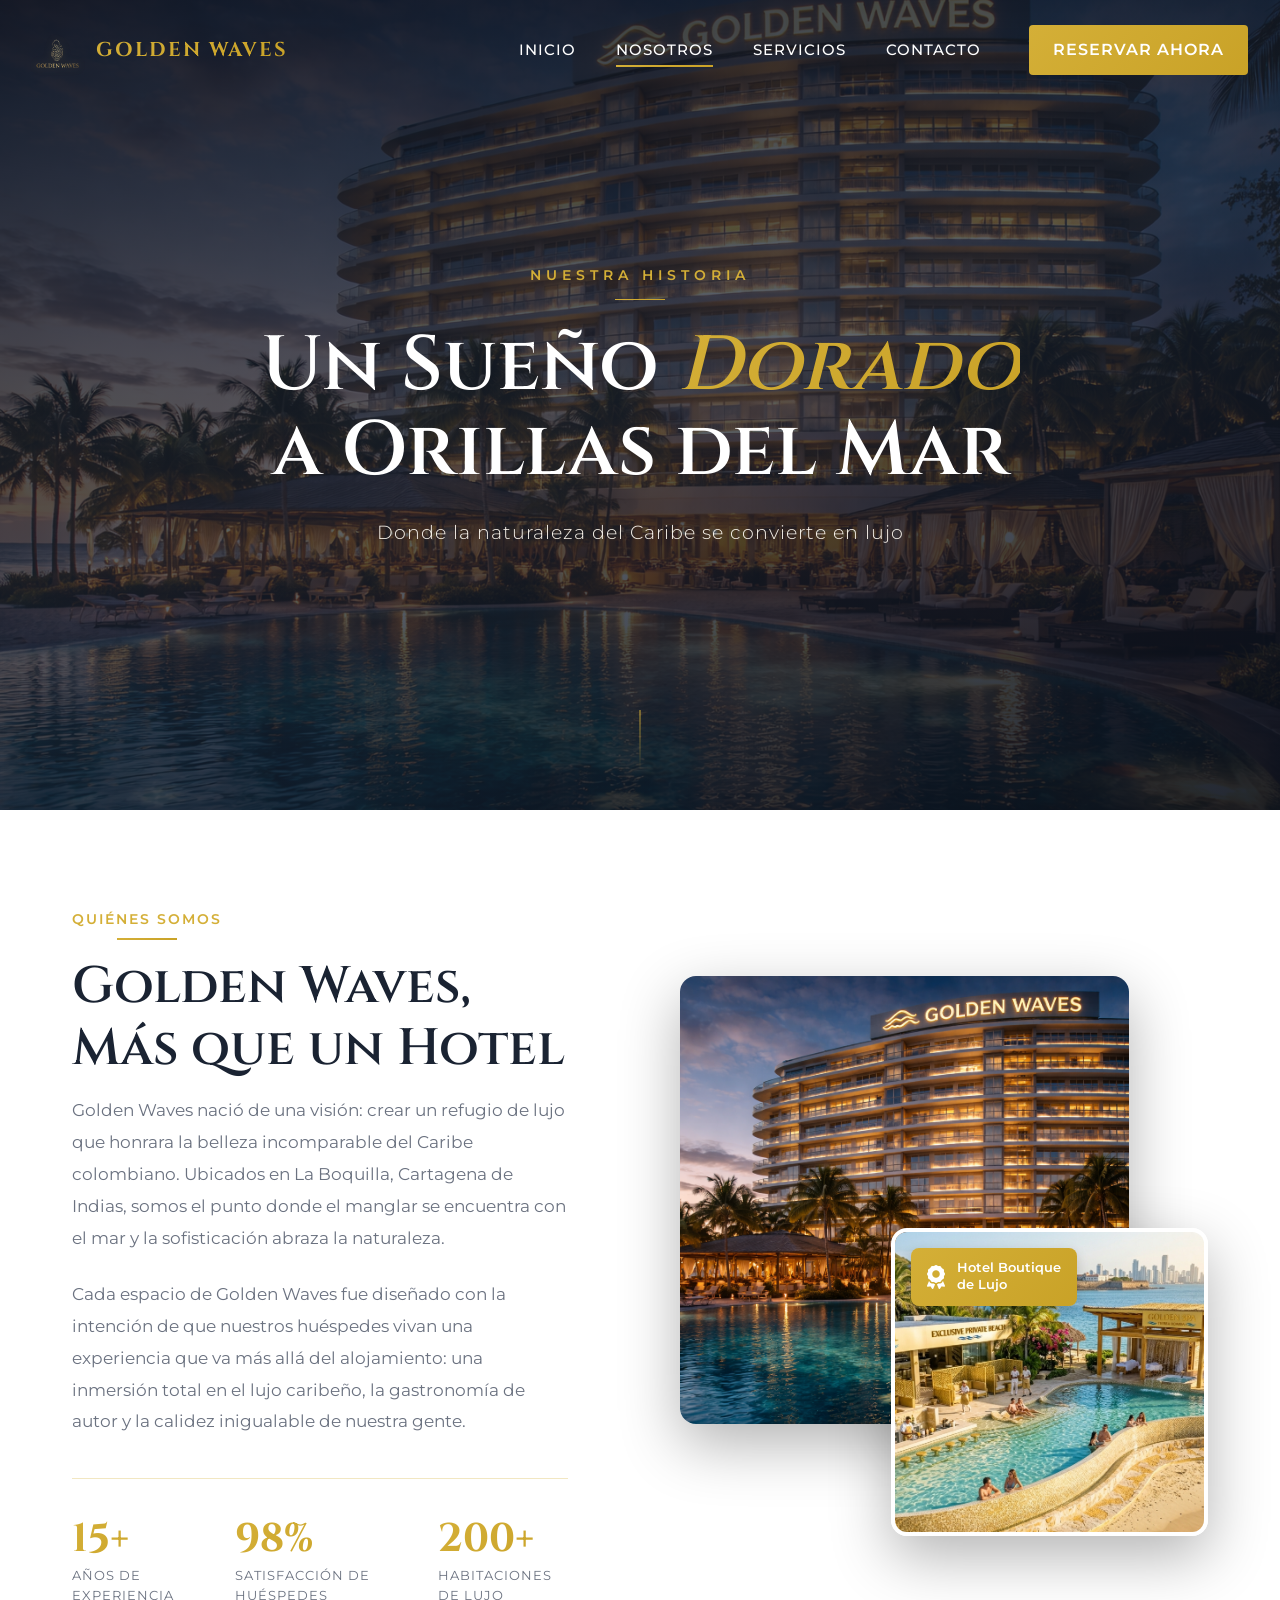
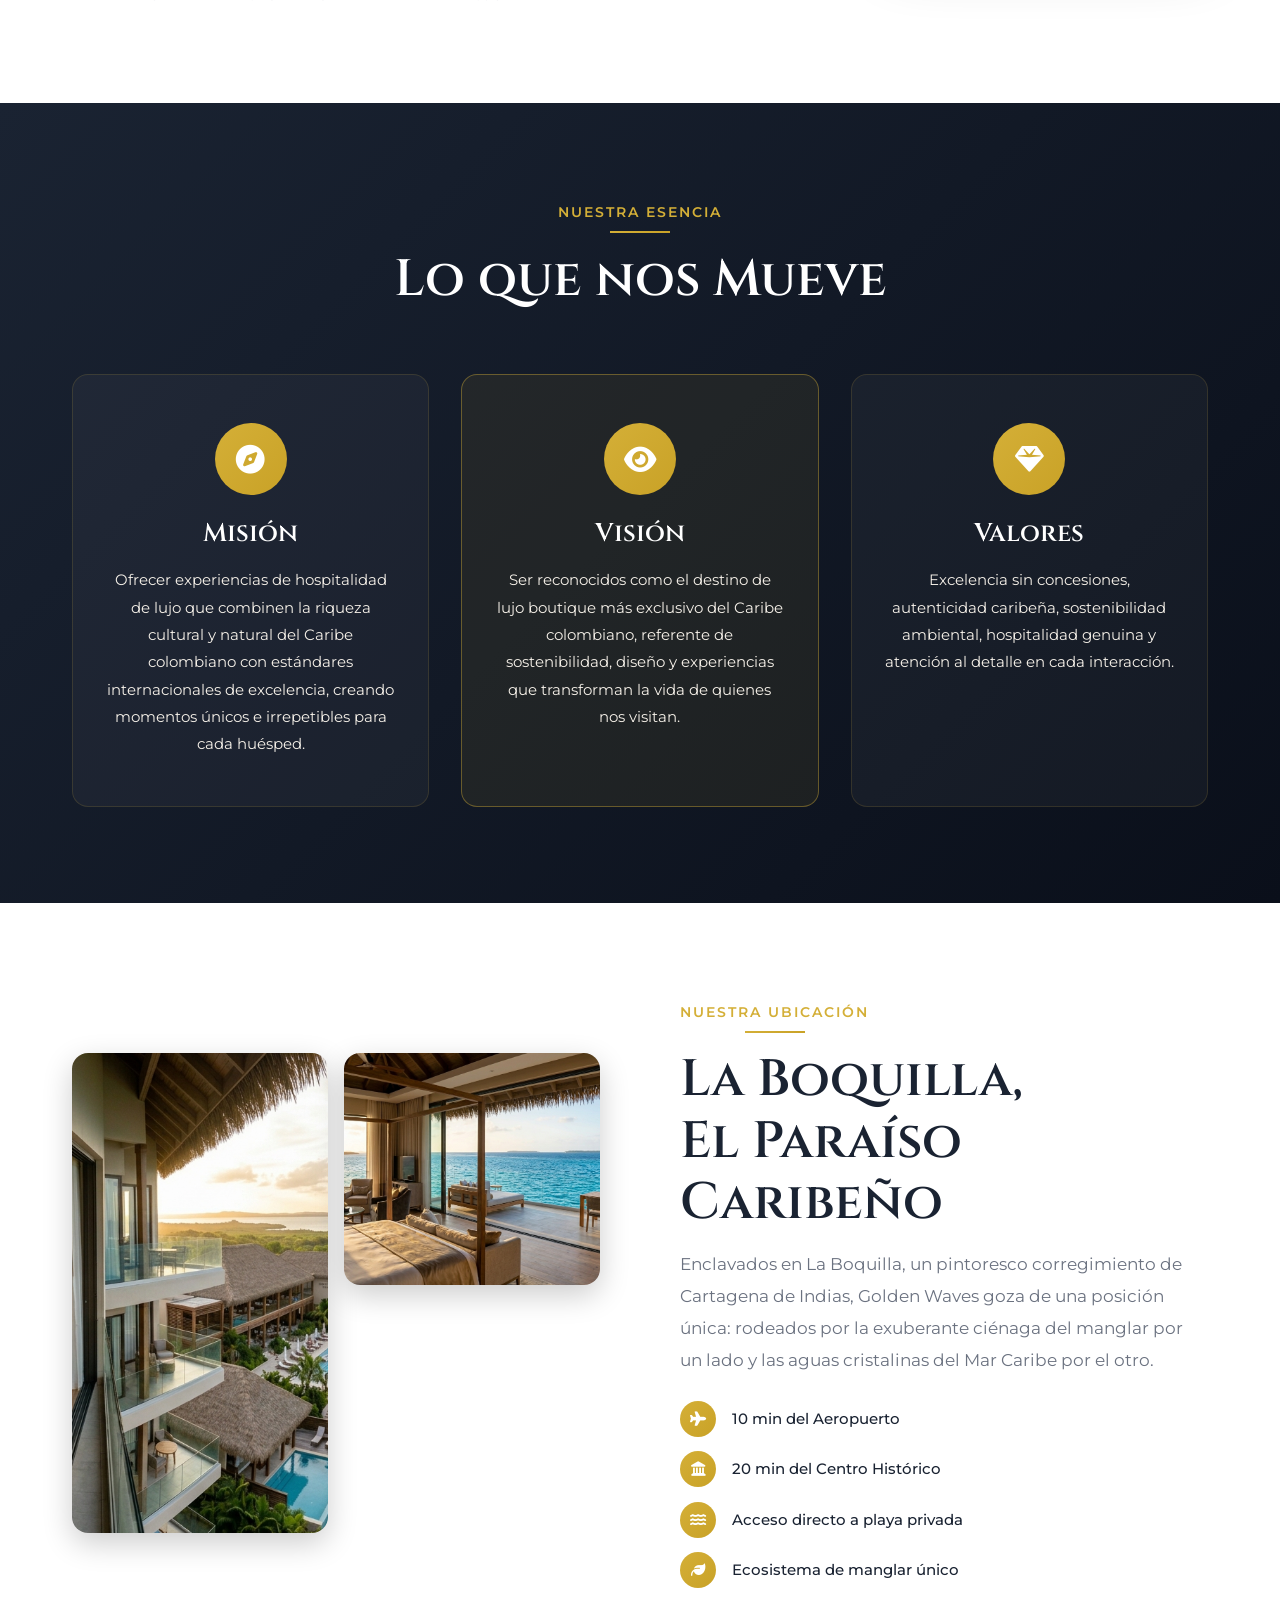
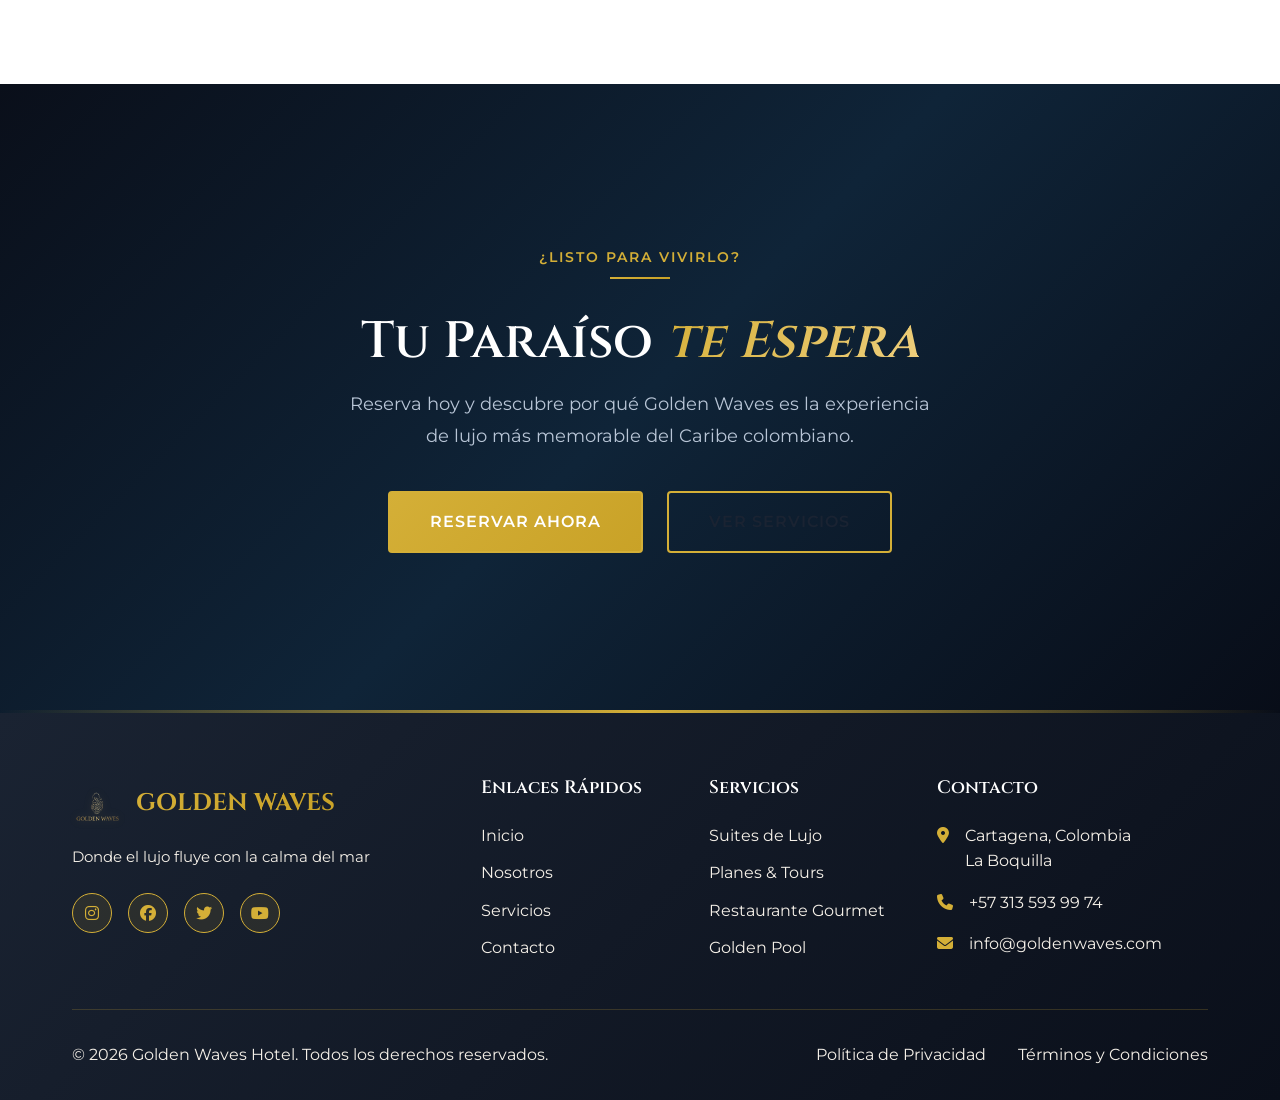
<file: about.html>
<!DOCTYPE html>
<html lang="es">
<head>
    <meta charset="UTF-8">
    <meta name="viewport" content="width=device-width, initial-scale=1.0">
    <title>Nosotros — GOLDEN WAVES Hotel Boutique Cartagena</title>
    <meta name="description" content="Conoce la historia, visión y el equipo detrás de Golden Waves, el hotel boutique de lujo ubicado en La Boquilla, Cartagena de Indias.">

    <link rel="preconnect" href="https://fonts.googleapis.com">
    <link rel="preconnect" href="https://fonts.gstatic.com" crossorigin>
    <link href="https://fonts.googleapis.com/css2?family=Cinzel:wght@400;500;600;700&family=Montserrat:wght@300;400;500;600;700&family=Cormorant+Garamond:ital,wght@0,300;0,400;0,600;1,400&display=swap" rel="stylesheet">

    <link rel="stylesheet" href="https://cdnjs.cloudflare.com/ajax/libs/font-awesome/6.4.0/css/all.min.css">

    <link rel="stylesheet" href="css/main.css">
    <link rel="stylesheet" href="css/about.css">
</head>
<body>

    <nav class="navbar" id="navbar">
        <div class="nav-container">
            <a href="index.html" class="nav-logo">
                <div class="logo-mini">
                    <img src="assets/img/Logosinfondo.png" alt="Golden Waves Logo" class="logo-mini-img">
                </div>
                <span class="logo-text-nav">GOLDEN WAVES</span>
            </a>

            <div class="nav-menu" id="nav-menu">
                <ul class="nav-list">
                    <li class="nav-item"><a href="index.html" class="nav-link">Inicio</a></li>
                    <li class="nav-item"><a href="about.html" class="nav-link active">Nosotros</a></li>
                    <li class="nav-item"><a href="services.html" class="nav-link">Servicios</a></li>
                    <li class="nav-item"><a href="contact.html" class="nav-link">Contacto</a></li>
                </ul>
                <a href="reservar.html" class="btn-reserve">Reservar Ahora</a>
            </div>

            <div class="nav-toggle" id="nav-toggle">
                <span></span>
                <span></span>
                <span></span>
            </div>
        </div>
    </nav>

    <section class="about-hero">
        <div class="about-hero-bg"></div>
        <div class="about-hero-overlay"></div>
        <div class="about-hero-content">
            <span class="about-hero-eyebrow">Nuestra Historia</span>
            <h1 class="about-hero-title">Un Sueño <em>Dorado</em><br>a Orillas del Mar</h1>
            <p class="about-hero-sub">Donde la naturaleza del Caribe se convierte en lujo</p>
        </div>
        <div class="about-hero-scroll">
            <div class="scroll-line-about"></div>
        </div>
    </section>

    <section class="about-story section">
        <div class="container">
            <div class="about-story-grid">
                <div class="story-text" data-aos="fade-right">
                    <span class="section-subtitle">Quiénes Somos</span>
                    <h2 class="section-title">Golden Waves,<br>Más que un Hotel</h2>
                    <p>
                        Golden Waves nació de una visión: crear un refugio de lujo que honrara la belleza
                        incomparable del Caribe colombiano. Ubicados en La Boquilla, Cartagena de Indias,
                        somos el punto donde el manglar se encuentra con el mar y la sofisticación abraza
                        la naturaleza.
                    </p>
                    <p>
                        Cada espacio de Golden Waves fue diseñado con la intención de que nuestros huéspedes
                        vivan una experiencia que va más allá del alojamiento: una inmersión total en el lujo
                        caribeño, la gastronomía de autor y la calidez inigualable de nuestra gente.
                    </p>
                    <div class="story-stats">
                        <div class="story-stat">
                            <span class="story-stat-num">15+</span>
                            <span class="story-stat-label">Años de experiencia</span>
                        </div>
                        <div class="story-stat">
                            <span class="story-stat-num">98%</span>
                            <span class="story-stat-label">Satisfacción de huéspedes</span>
                        </div>
                        <div class="story-stat">
                            <span class="story-stat-num">200+</span>
                            <span class="story-stat-label">Habitaciones de lujo</span>
                        </div>
                    </div>
                </div>
                <div class="story-images" data-aos="fade-left">
                    <div class="story-img-main">
                        <img src="assets/img/hotel principal.png" alt="Hotel Golden Waves fachada principal">
                    </div>
                    <div class="story-img-float">
                        <img src="assets/img/Golden_pool.png" alt="Golden Pool Infinity">
                        <div class="story-img-badge">
                            <i class="fas fa-award"></i>
                            <span>Hotel Boutique<br>de Lujo</span>
                        </div>
                    </div>
                </div>
            </div>
        </div>
    </section>

    <section class="mvv-section section section-dark">
        <div class="container">
            <div class="section-header" data-aos="fade-up">
                <span class="section-subtitle">Nuestra Esencia</span>
                <h2 class="section-title">Lo que nos Mueve</h2>
            </div>
            <div class="mvv-grid">
                <div class="mvv-card" data-aos="fade-up" data-aos-delay="100">
                    <div class="mvv-icon">
                        <i class="fas fa-compass"></i>
                    </div>
                    <h3>Misión</h3>
                    <p>Ofrecer experiencias de hospitalidad de lujo que combinen la riqueza cultural y natural del Caribe colombiano con estándares internacionales de excelencia, creando momentos únicos e irrepetibles para cada huésped.</p>
                </div>
                <div class="mvv-card mvv-card-featured" data-aos="fade-up" data-aos-delay="200">
                    <div class="mvv-icon">
                        <i class="fas fa-eye"></i>
                    </div>
                    <h3>Visión</h3>
                    <p>Ser reconocidos como el destino de lujo boutique más exclusivo del Caribe colombiano, referente de sostenibilidad, diseño y experiencias que transforman la vida de quienes nos visitan.</p>
                </div>
                <div class="mvv-card" data-aos="fade-up" data-aos-delay="300">
                    <div class="mvv-icon">
                        <i class="fas fa-gem"></i>
                    </div>
                    <h3>Valores</h3>
                    <p>Excelencia sin concesiones, autenticidad caribeña, sostenibilidad ambiental, hospitalidad genuina y atención al detalle en cada interacción.</p>
                </div>
            </div>
        </div>
    </section>

    <section class="location-story section">
        <div class="container">
            <div class="location-story-grid">
                <div class="location-story-images" data-aos="fade-right">
                    <img src="assets/img/Suit_manglarymar.png" alt="Vista manglar y mar">
                    <img src="assets/img/Suit_mar.png" alt="Vista al mar Caribe">
                </div>
                <div class="location-story-text" data-aos="fade-left">
                    <span class="section-subtitle">Nuestra Ubicación</span>
                    <h2 class="section-title">La Boquilla,<br>El Paraíso Caribeño</h2>
                    <p>
                        Enclavados en La Boquilla, un pintoresco corregimiento de Cartagena de Indias, Golden
                        Waves goza de una posición única: rodeados por la exuberante ciénaga del manglar por
                        un lado y las aguas cristalinas del Mar Caribe por el otro.
                    </p>
                    <ul class="location-perks">
                        <li><i class="fas fa-plane"></i> 10 min del Aeropuerto</li>
                        <li><i class="fas fa-landmark"></i> 20 min del Centro Histórico</li>
                        <li><i class="fas fa-water"></i> Acceso directo a playa privada</li>
                        <li><i class="fas fa-leaf"></i> Ecosistema de manglar único</li>
                    </ul>
                </div>
            </div>
        </div>
    </section>

    <section class="about-cta section-dark" style="position:relative; overflow:hidden;">
        <div style="position:absolute;inset:0;background:linear-gradient(135deg,#0a0f1a 0%,#0f2438 50%,#080d18 100%);z-index:0;"></div>
        <div style="position:absolute;bottom:0;left:0;right:0;height:3px;background:linear-gradient(to right,transparent,#d4af37,transparent);z-index:1;"></div>

        <div class="container" style="position:relative;z-index:2;">
            <div class="about-cta-inner" data-aos="zoom-in">
                <span class="section-subtitle">¿Listo para vivirlo?</span>
                <h2 style="font-size:clamp(2rem,4vw,3.5rem);color:#fff;margin:1rem 0;">
                    Tu Paraíso <em style="font-style:italic;background:linear-gradient(135deg,#d4af37,#f0d080);-webkit-background-clip:text;-webkit-text-fill-color:transparent;background-clip:text;">te Espera</em>
                </h2>
                <p style="color:#b8c5d6;font-size:1.1rem;margin-bottom:2.5rem;line-height:1.8;max-width:600px;margin-left:auto;margin-right:auto;">
                    Reserva hoy y descubre por qué Golden Waves es la experiencia de lujo más memorable del Caribe colombiano.
                </p>
                <div class="about-cta-btns">
                    <a href="reservar.html" class="btn btn-primary">Reservar Ahora</a>
                    <a href="services.html" class="btn btn-outline">Ver Servicios</a>
                </div>
            </div>
        </div>
    </section>

    <footer class="footer">
        <div class="container">
            <div class="footer-grid">
                <div class="footer-col">
                    <div class="footer-logo">
                        <img src="assets/img/Logosinfondo.png" alt="Golden Waves Logo" class="footer-logo-img">
                        <span>GOLDEN WAVES</span>
                    </div>
                    <p class="footer-description">Donde el lujo fluye con la calma del mar</p>
                    <div class="footer-social">
                        <a href="#" aria-label="Instagram"><i class="fab fa-instagram"></i></a>
                        <a href="#" aria-label="Facebook"><i class="fab fa-facebook"></i></a>
                        <a href="#" aria-label="Twitter"><i class="fab fa-twitter"></i></a>
                        <a href="#" aria-label="YouTube"><i class="fab fa-youtube"></i></a>
                    </div>
                </div>
                <div class="footer-col">
                    <h4>Enlaces Rápidos</h4>
                    <ul class="footer-links">
                        <li><a href="index.html">Inicio</a></li>
                        <li><a href="about.html">Nosotros</a></li>
                        <li><a href="services.html">Servicios</a></li>
                        <li><a href="contact.html">Contacto</a></li>
                    </ul>
                </div>
                <div class="footer-col">
                    <h4>Servicios</h4>
                    <ul class="footer-links">
                        <li><a href="services.html">Suites de Lujo</a></li>
                        <li><a href="services.html">Planes & Tours</a></li>
                        <li><a href="services.html">Restaurante Gourmet</a></li>
                        <li><a href="services.html">Golden Pool</a></li>
                    </ul>
                </div>
                <div class="footer-col">
                    <h4>Contacto</h4>
                    <ul class="footer-contact">
                        <li>
                            <i class="fas fa-map-marker-alt"></i>
                            <span>Cartagena, Colombia<br>La Boquilla</span>
                        </li>
                        <li>
                            <i class="fas fa-phone"></i>
                            <span>+57 313 593 99 74</span>
                        </li>
                        <li>
                            <i class="fas fa-envelope"></i>
                            <span>info@goldenwaves.com</span>
                        </li>
                    </ul>
                </div>
            </div>
            <div class="footer-bottom">
                <p>&copy; 2026 Golden Waves Hotel. Todos los derechos reservados.</p>
                <div class="footer-legal">
                    <a href="#">Política de Privacidad</a>
                    <a href="#">Términos y Condiciones</a>
                </div>
            </div>
        </div>
    </footer>

    <script src="js/main.js"></script>
    <script>
        document.addEventListener('DOMContentLoaded', () => {
            const observer = new IntersectionObserver((entries) => {
                entries.forEach(e => {
                    if (e.isIntersecting) {
                        e.target.classList.add('aos-animate');
                    }
                });
            }, { threshold: 0.12 });
            document.querySelectorAll('[data-aos]').forEach(el => observer.observe(el));
        });
    </script>
</body>
</html>
</file>
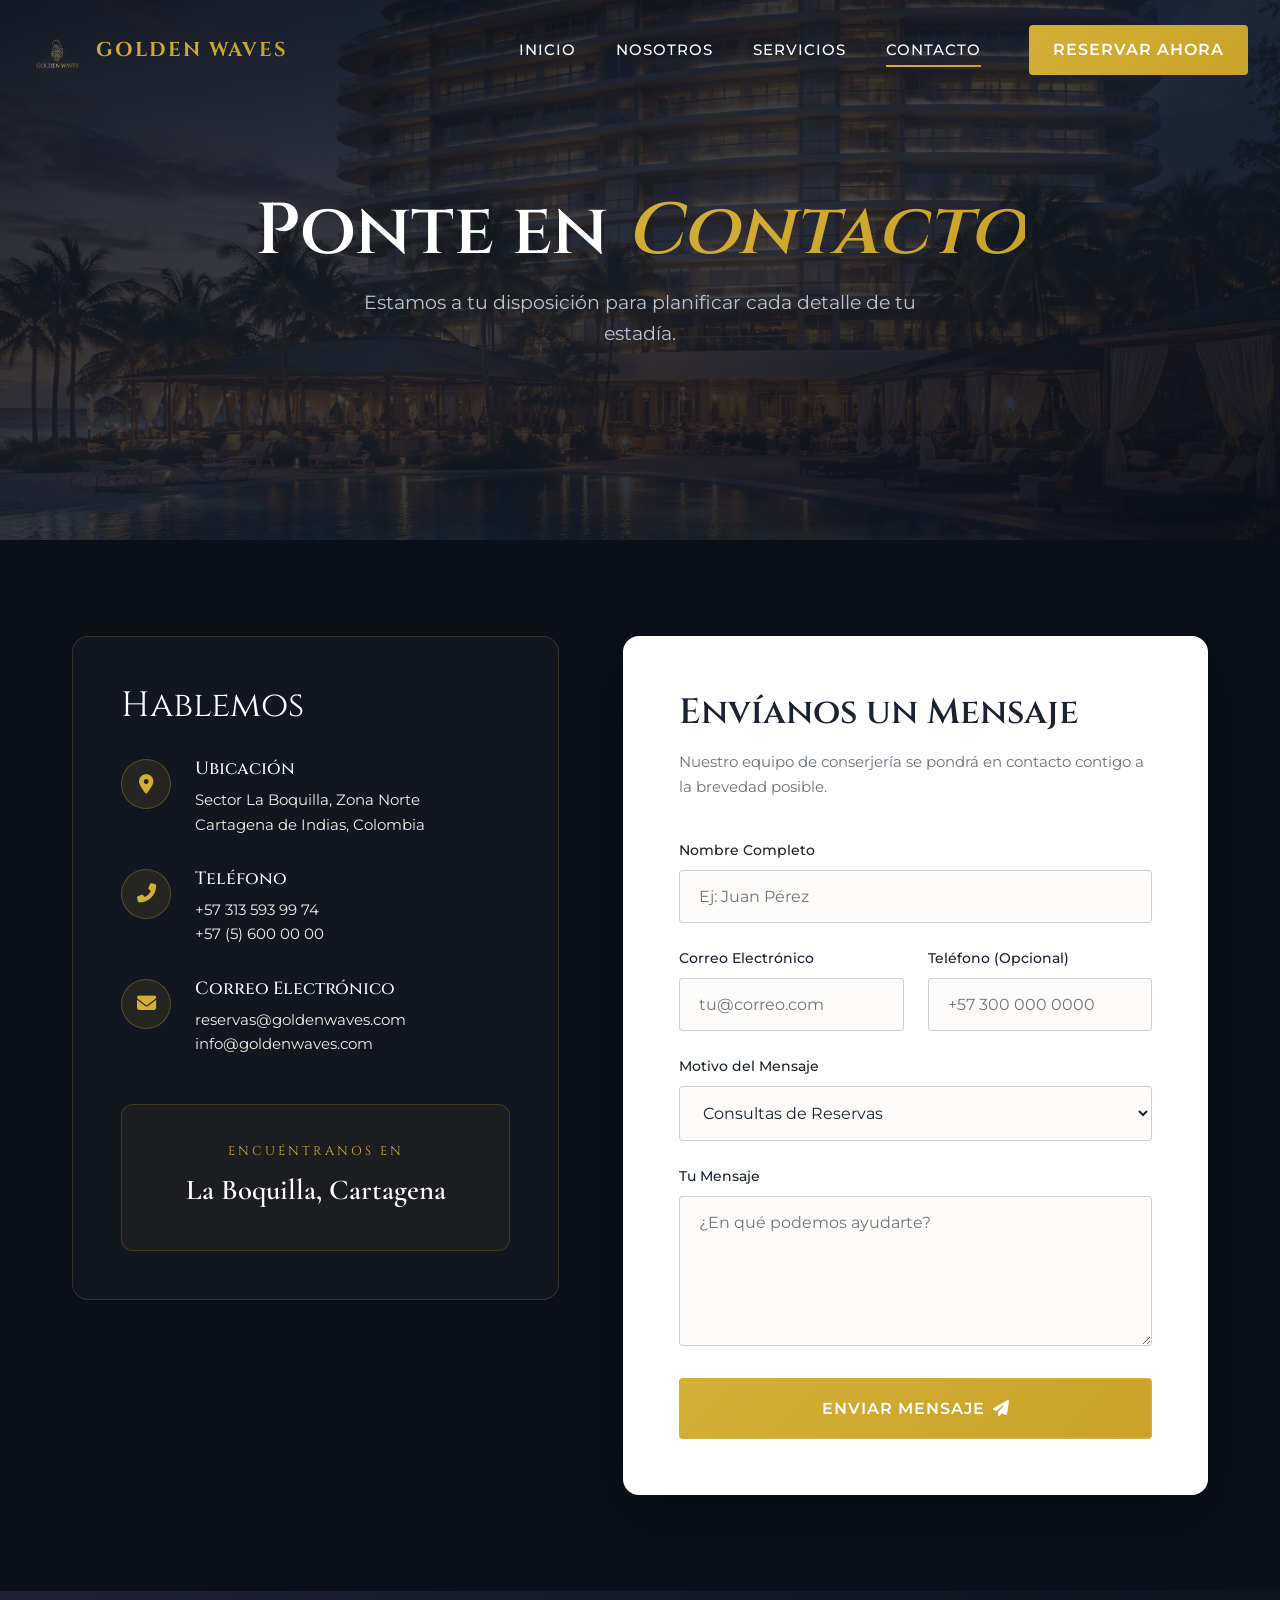
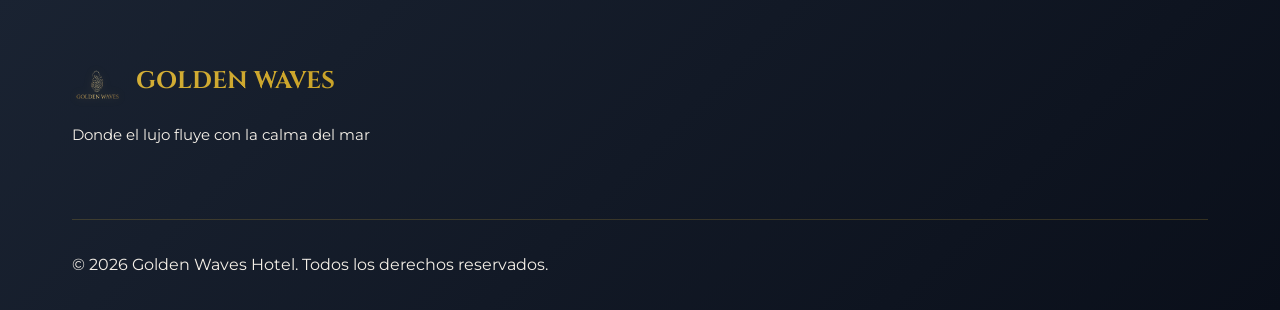
<file: contact.html>
<!DOCTYPE html>
<html lang="es">
<head>
    <meta charset="UTF-8">
    <meta name="viewport" content="width=device-width, initial-scale=1.0">
    <title>Contacto — GOLDEN WAVES Hotel Boutique Cartagena</title>
    <meta name="description" content="Comunícate con Golden Waves. Estamos aquí para hacer de tu estadía una experiencia inolvidable.">

    <link rel="preconnect" href="https://fonts.googleapis.com">
    <link rel="preconnect" href="https://fonts.gstatic.com" crossorigin>
    <link href="https://fonts.googleapis.com/css2?family=Cinzel:wght@400;500;600;700&family=Montserrat:wght@300;400;500;600;700&family=Cormorant+Garamond:ital,wght@0,300;0,400;0,600;1,400&display=swap" rel="stylesheet">

    <link rel="stylesheet" href="https://cdnjs.cloudflare.com/ajax/libs/font-awesome/6.4.0/css/all.min.css">

    <link rel="stylesheet" href="css/main.css">
    <link rel="stylesheet" href="css/contact.css">
</head>
<body>

    <nav class="navbar" id="navbar">
        <div class="nav-container">
            <a href="index.html" class="nav-logo">
                <div class="logo-mini">
                    <img src="assets/img/Logosinfondo.png" alt="Golden Waves Logo" class="logo-mini-img">
                </div>
                <span class="logo-text-nav">GOLDEN WAVES</span>
            </a>

            <div class="nav-menu" id="nav-menu">
                <ul class="nav-list">
                    <li class="nav-item"><a href="index.html" class="nav-link">Inicio</a></li>
                    <li class="nav-item"><a href="about.html" class="nav-link">Nosotros</a></li>
                    <li class="nav-item"><a href="services.html" class="nav-link">Servicios</a></li>
                    <li class="nav-item"><a href="contact.html" class="nav-link active">Contacto</a></li>
                </ul>
                <a href="reservar.html" class="btn-reserve">Reservar Ahora</a>
            </div>

            <div class="nav-toggle" id="nav-toggle">
                <span></span><span></span><span></span>
            </div>
        </div>
    </nav>

    <section class="contact-hero">
        <div class="contact-hero-bg"></div>
        <div class="contact-hero-overlay"></div>
        <div class="contact-hero-content">
            <h1 class="contact-hero-title">Ponte en <em>Contacto</em></h1>
            <p style="font-size: 1.2rem; color: #b8c5d6; max-width: 600px; margin: 0 auto;">Estamos a tu disposición para planificar cada detalle de tu estadía.</p>
        </div>
    </section>

    <section class="contact-wrapper">
        <div class="container">
            <div class="contact-grid">
                
                <div class="contact-info-col" data-aos="fade-right">
                    <div class="contact-info-card">
                        <h2 class="contact-title">Hablemos</h2>
                        
                        <div class="contact-detail">
                            <div class="contact-detail-icon"><i class="fas fa-map-marker-alt"></i></div>
                            <div class="contact-detail-text">
                                <h4>Ubicación</h4>
                                <p>Sector La Boquilla, Zona Norte<br>Cartagena de Indias, Colombia</p>
                            </div>
                        </div>

                        <div class="contact-detail">
                            <div class="contact-detail-icon"><i class="fas fa-phone-alt"></i></div>
                            <div class="contact-detail-text">
                                <h4>Teléfono</h4>
                                <p>+57 313 593 99 74<br>+57 (5) 600 00 00</p>
                            </div>
                        </div>

                        <div class="contact-detail">
                            <div class="contact-detail-icon"><i class="fas fa-envelope"></i></div>
                            <div class="contact-detail-text">
                                <h4>Correo Electrónico</h4>
                                <p>reservas@goldenwaves.com<br>info@goldenwaves.com</p>
                            </div>
                        </div>

                        <div style="margin-top: 3rem; padding: 2rem; background: rgba(212, 175, 55, 0.05); border: 1px solid rgba(212, 175, 55, 0.2); border-radius: 12px; text-align: center;">
                            <span style="font-family: 'Cinzel', serif; color: #d4af37; letter-spacing: 3px; font-size: 0.8rem; text-transform: uppercase;">Encuéntranos en</span>
                            <h3 style="font-family: 'Cormorant Garamond', serif; font-size: 1.8rem; color: #fff; margin: 10px 0;">La Boquilla, Cartagena</h3>                    
                        </div>
                    </div>
                </div>

                <div class="contact-form-col" data-aos="fade-left">
                    <div class="contact-form-card">
                        <h2 class="contact-form-title">Envíanos un Mensaje</h2>
                        <p class="contact-form-subtitle">Nuestro equipo de conserjería se pondrá en contacto contigo a la brevedad posible.</p>
                        
                        <form action="#" method="POST" id="contactForm">
                            <div class="form-group">
                                <label class="form-label" for="name">Nombre Completo</label>
                                <input type="text" id="name" name="name" class="form-control" required placeholder="Ej: Juan Pérez">
                            </div>

                            <div style="display: grid; grid-template-columns: 1fr 1fr; gap: 1.5rem;">
                                <div class="form-group">
                                    <label class="form-label" for="email">Correo Electrónico</label>
                                    <input type="email" id="email" name="email" class="form-control" required placeholder="tu@correo.com">
                                </div>
                                <div class="form-group">
                                    <label class="form-label" for="phone">Teléfono (Opcional)</label>
                                    <input type="tel" id="phone" name="phone" class="form-control" placeholder="+57 300 000 0000">
                                </div>
                            </div>

                            <div class="form-group">
                                <label class="form-label" for="subject">Motivo del Mensaje</label>
                                <select id="subject" name="subject" class="form-control">
                                    <option value="reservas">Consultas de Reservas</option>
                                    <option value="eventos">Eventos y Bodas</option>
                                    <option value="paquetes">Paquetes Especiales</option>
                                    <option value="otros">Otros</option>
                                </select>
                            </div>

                            <div class="form-group">
                                <label class="form-label" for="message">Tu Mensaje</label>
                                <textarea id="message" name="message" class="form-control" required placeholder="¿En qué podemos ayudarte?"></textarea>
                            </div>

                            <button type="button" class="btn btn-primary btn-submit" onclick="alert('Mensaje enviado exitosamente.')">
                                Enviar Mensaje <i class="fas fa-paper-plane"></i>
                            </button>
                        </form>
                    </div>
                </div>

            </div>
        </div>
    </section>

    <footer class="footer">
        <div class="container">
            <div class="footer-grid">
                <div class="footer-col">
                    <div class="footer-logo">
                        <img src="assets/img/Logosinfondo.png" alt="Golden Waves Logo" class="footer-logo-img">
                        <span>GOLDEN WAVES</span>
                    </div>
                    <p class="footer-description">Donde el lujo fluye con la calma del mar</p>
                </div>
                </div>
            <div class="footer-bottom">
                <p>© 2026 Golden Waves Hotel. Todos los derechos reservados.</p>
            </div>
        </div>
    </footer>

    <script src="js/main.js"></script>
</body>
</html>
</file>
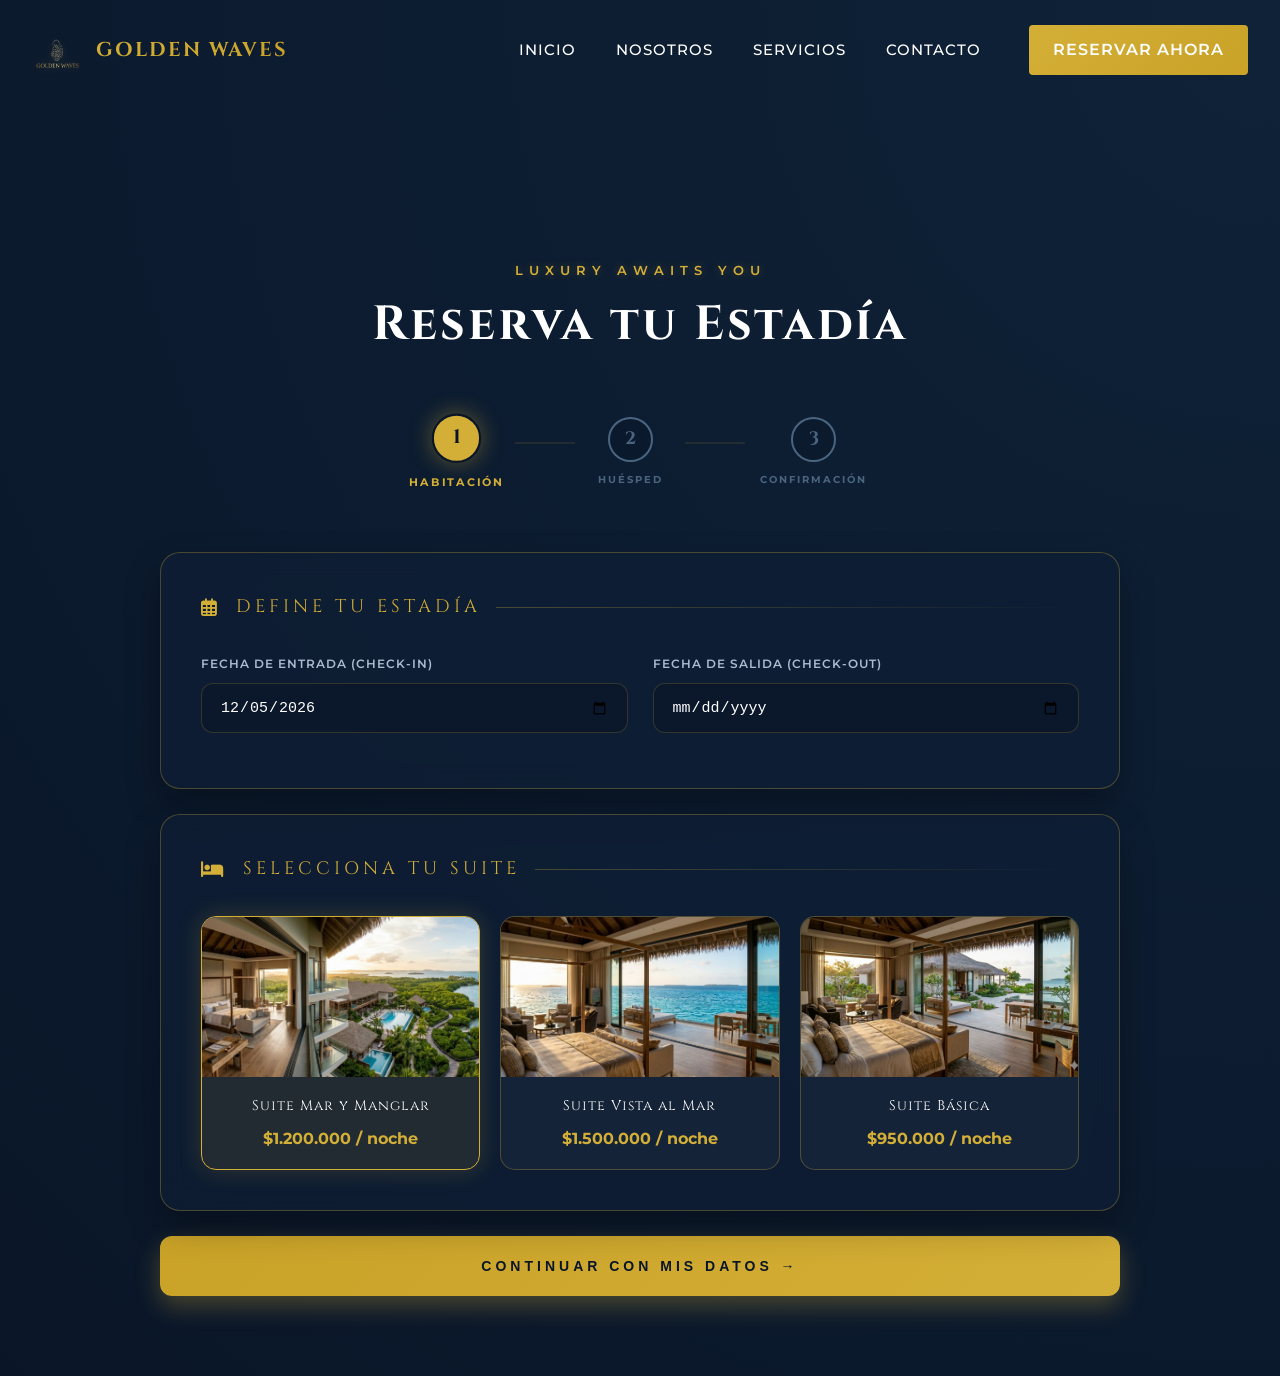
<file: reservar.html>
<!DOCTYPE html>
<html lang="es">
<head>
    <meta charset="UTF-8">
    <meta name="viewport" content="width=device-width, initial-scale=1.0">
    <title>Reserva — GOLDEN WAVES</title>
    
    <link rel="preconnect" href="https://fonts.googleapis.com">
    <link rel="preconnect" href="https://fonts.gstatic.com" crossorigin>
    <link href="https://fonts.googleapis.com/css2?family=Cinzel:wght@400;600;700&family=Montserrat:wght@300;400;600;700&display=swap" rel="stylesheet">
    
    <link rel="stylesheet" href="https://cdnjs.cloudflare.com/ajax/libs/font-awesome/6.4.0/css/all.min.css">
    <link rel="stylesheet" href="css/main.css">
    <link rel="stylesheet" href="css/styles.css">

    <style>
        :root {
            --gold: #d4af37;
            --gold-light: #f1d57d;
            --dark-blue: #0a1628;
            --card-bg: rgba(15, 31, 53, 0.7);
            --border: rgba(212, 175, 55, 0.3);
        }

        body {
            background-color: var(--dark-blue);
            background-image: radial-gradient(circle at top right, #0f2238 0%, #0a1628 100%);
            margin: 0;
            color: #fff;
            overflow-x: hidden;
        }

        /* Contenedor Principal con mejor espacio */
        .gw-reservation-page {
            padding: 160px 0 80px;
            font-family: 'Montserrat', sans-serif;
        }

        .gw-inner { max-width: 1000px; margin: 0 auto; padding: 0 20px; }

        /* Cabecera impactante */
        .gw-header { text-align: center; margin-bottom: 4rem; position: relative; }
        .gw-eyebrow { 
            font-size: 13px; letter-spacing: 6px; color: var(--gold); 
            text-transform: uppercase; margin-bottom: 15px; display: block;
            font-weight: 600; text-shadow: 0 0 10px rgba(212, 175, 55, 0.3);
        }
        .gw-title { 
            font-family: 'Cinzel', serif; font-size: clamp(32px, 5vw, 48px); 
            font-weight: 700; color: #fff; letter-spacing: 3px; line-height: 1.2;
        }

        /* Pasos del proceso modernos */
        .steps { display: flex; align-items: center; justify-content: center; margin-bottom: 4rem; flex-wrap: wrap; gap: 15px; }
        .step { display: flex; flex-direction: column; align-items: center; gap: 10px; color: #4a6580; transition: 0.4s; min-width: 80px;}
        .step.active { color: var(--gold); transform: scale(1.1); }
        .step.done { color: var(--gold-light); }
        .step-num { 
            width: 45px; height: 45px; border-radius: 50%; border: 2px solid currentColor; 
            display: flex; align-items: center; justify-content: center; 
            font-family: 'Cinzel', serif; font-weight: 700; font-size: 18px;
            background: rgba(10, 22, 40, 0.5);
        }
        .step.active .step-num { background: var(--gold); color: var(--dark-blue); box-shadow: 0 0 20px rgba(212, 175, 55, 0.4); }
        .step-text { font-size: 10px; letter-spacing: 2px; text-transform: uppercase; font-weight: 700; }
        .step-line { width: 60px; height: 2px; background: rgba(212, 175, 55, 0.1); margin-top: -20px; }
        .step.done .step-line { background: var(--gold); }

        /* Tarjetas Estilo Glassmorphism */
        .panel { display: none; }
        .panel.active { display: block; animation: slideUp 0.6s cubic-bezier(0.23, 1, 0.32, 1); }
        @keyframes slideUp { from { opacity: 0; transform: translateY(30px); } to { opacity: 1; transform: translateY(0); } }

        .card { 
            background: var(--card-bg); 
            backdrop-filter: blur(12px);
            border: 1px solid var(--border); 
            border-radius: 20px; padding: 2.5rem; margin-bottom: 25px; 
            box-shadow: 0 15px 35px rgba(0,0,0,0.3);
        }
        .card-title { 
            font-family: 'Cinzel', serif; font-size: 18px; letter-spacing: 4px; 
            color: var(--gold); text-transform: uppercase; margin-bottom: 2rem; 
            display: flex; align-items: center; gap: 15px;
        }
        .card-title::after { content: ""; flex: 1; height: 1px; background: linear-gradient(90deg, var(--border), transparent); }

        /* Formulario Llamativo */
        .grid-res { display: grid; grid-template-columns: 1fr 1fr; gap: 25px; }
        .input-group { margin-bottom: 15px; }
        label { font-size: 12px; color: #abbccf; display: block; margin-bottom: 10px; text-transform: uppercase; font-weight: 600; letter-spacing: 1px;}
        input, select, textarea { 
            width: 100%; height: 50px; padding: 0 18px; 
            border: 1px solid rgba(212, 175, 55, 0.2); border-radius: 12px; 
            background: rgba(10, 22, 40, 0.6); color: #fff; font-size: 15px; outline: none; transition: 0.3s;
        }
        input:focus { border-color: var(--gold); background: rgba(10, 22, 40, 0.9); box-shadow: 0 0 15px rgba(212, 175, 55, 0.15); }

        /* Selección de Habitaciones Visual */
        .room-selection-grid { display: grid; grid-template-columns: repeat(3, 1fr); gap: 20px; }
        .room-item { 
            background: rgba(255,255,255,0.03); border: 1px solid var(--border); border-radius: 15px; 
            overflow: hidden; cursor: pointer; transition: 0.4s; position: relative;
        }
        .room-item:hover { transform: translateY(-8px); border-color: var(--gold); background: rgba(255,255,255,0.08); }
        .room-item.selected { border-color: var(--gold); background: rgba(212, 175, 55, 0.1); box-shadow: 0 0 25px rgba(212, 175, 55, 0.2); }
        .room-img-box { width: 100%; height: 160px; background-size: cover; background-position: center; transition: 0.5s; }
        .room-item:hover .room-img-box { transform: scale(1.1); }
        .room-info-box { padding: 18px; text-align: center; }
        .room-name-mini { font-family: 'Cinzel', serif; font-size: 14px; color: #fff; margin-bottom: 8px; letter-spacing: 1px; }
        .room-price-mini { color: var(--gold); font-size: 16px; font-weight: 700; }

        /* Botón de Acción Principal */
        .btn-reserve-main { 
            width: 100%; height: 60px; background: linear-gradient(135deg, #c9a227 0%, #d4af37 100%); 
            color: var(--dark-blue); border: none; border-radius: 12px; font-size: 14px; font-weight: 700; 
            cursor: pointer; text-transform: uppercase; letter-spacing: 4px; transition: 0.4s; 
            box-shadow: 0 10px 25px rgba(212, 175, 55, 0.3);
        }
        .btn-reserve-main:hover { transform: translateY(-3px); box-shadow: 0 15px 30px rgba(212, 175, 55, 0.4); letter-spacing: 5px; filter: brightness(1.1); }

        /* Mobile Responsive */
        @media(max-width: 850px) {
            .room-selection-grid { grid-template-columns: 1fr; }
            .grid-res { grid-template-columns: 1fr; }
            .step-line { display: none; }
            .steps { gap: 20px; }
            .gw-reservation-page { padding-top: 120px; }
        }
    </style>
</head>
<body>

    <nav class="navbar" id="navbar">
        <div class="nav-container">
            <a href="index.html" class="nav-logo">
                <div class="logo-mini">
                    <img src="assets/img/Logosinfondo.png" alt="Golden Waves Logo" class="logo-mini-img">
                </div>
                <span class="logo-text-nav">GOLDEN WAVES</span>
            </a>
            
            <div class="nav-menu" id="nav-menu">
                <ul class="nav-list">
                    <li class="nav-item"><a href="index.html" class="nav-link">Inicio</a></li>
                    <li class="nav-item"><a href="about.html" class="nav-link">Nosotros</a></li>
                    <li class="nav-item"><a href="services.html" class="nav-link">Servicios</a></li>
                    <li class="nav-item"><a href="contact.html" class="nav-link">Contacto</a></li>
                </ul>
                <a href="reservar.html" class="btn-reserve">Reservar Ahora</a>
            </div>
            
            <div class="nav-toggle" id="nav-toggle">
                <span></span><span></span><span></span>
            </div>
        </div>
    </nav>

    <div class="gw-reservation-page">
        <div class="gw-inner">

            <div class="gw-header">
                <span class="gw-eyebrow">Luxury Awaits You</span>
                <h1 class="gw-title">Reserva tu Estadía</h1>
            </div>

            <div class="steps">
                <div class="step active" id="s1">
                    <div class="step-num">1</div>
                    <span class="step-text">Habitación</span>
                </div>
                <div class="step-line"></div>
                <div class="step" id="s2">
                    <div class="step-num">2</div>
                    <span class="step-text">Huésped</span>
                </div>
                <div class="step-line"></div>
                <div class="step" id="s3">
                    <div class="step-num">3</div>
                    <span class="step-text">Confirmación</span>
                </div>
            </div>

            <div class="panel active" id="panel1">
                <div class="card">
                    <div class="card-title"><i class="far fa-calendar-alt"></i> Define tu Estadía</div>
                    <div class="grid-res">
                        <div class="input-group">
                            <label>Fecha de Entrada (Check-in)</label>
                            <input type="date" id="checkin">
                        </div>
                        <div class="input-group">
                            <label>Fecha de Salida (Check-out)</label>
                            <input type="date" id="checkout">
                        </div>
                    </div>
                </div>

                <div class="card">
                    <div class="card-title"><i class="fas fa-bed"></i> Selecciona tu Suite</div>
                    <div class="room-selection-grid">
                        <div class="room-item selected" onclick="selectRoom(this, 'Suite Mar y Manglar', 1200000)">
                            <div class="room-img-box" style="background-image: url('assets/img/Suit_manglarymar.png');"></div>
                            <div class="room-info-box">
                                <div class="room-name-mini">Suite Mar y Manglar</div>
                                <div class="room-price-mini">$1.200.000 / noche</div>
                            </div>
                        </div>
                        <div class="room-item" onclick="selectRoom(this, 'Suite Vista al Mar', 1500000)">
                            <div class="room-img-box" style="background-image: url('assets/img/Suit_mar.png');"></div>
                            <div class="room-info-box">
                                <div class="room-name-mini">Suite Vista al Mar</div>
                                <div class="room-price-mini">$1.500.000 / noche</div>
                            </div>
                        </div>
                        <div class="room-item" onclick="selectRoom(this, 'Suite Básica', 950000)">
                            <div class="room-img-box" style="background-image: url('assets/img/Suit_normal.png');"></div>
                            <div class="room-info-box">
                                <div class="room-name-mini">Suite Básica</div>
                                <div class="room-price-mini">$950.000 / noche</div>
                            </div>
                        </div>
                    </div>
                </div>
                <button class="btn-reserve-main" onclick="changePanel(2)">Continuar con mis datos →</button>
            </div>

            <div class="panel" id="panel2">
                <div class="card">
                    <div class="card-title"><i class="far fa-user"></i> Información del Huésped</div>
                    <div class="grid-res">
                        <div class="input-group"><label>Nombre Completo</label><input type="text" id="nombre" placeholder="Juan Diego Bedoya"></div>
                        <div class="input-group"><label>Correo Electrónico</label><input type="email" id="email" placeholder="bedo@ejemplo.com"></div>
                        <div class="input-group"><label>Teléfono</label><input type="tel" id="tel" placeholder="+57 300 0000000"></div>
                        <div class="input-group">
                            <label>Adultos</label>
                            <select><option>1 Adulto</option><option selected>2 Adultos</option><option>3 Adultos</option></select>
                        </div>
                    </div>
                </div>
                <button class="btn-reserve-main" onclick="changePanel(3)">Confirmar mi Reserva Ahora</button>
            </div>

            <div class="panel" id="panel3">
                <div class="card" style="text-align: center; padding: 5rem 2rem;">
                    <div style="background: var(--gold); width: 80px; height: 80px; border-radius: 50%; display: flex; align-items: center; justify-content: center; margin: 0 auto 2rem; box-shadow: 0 0 30px rgba(212, 175, 55, 0.4);">
                        <i class="fas fa-check" style="font-size: 2.5rem; color: var(--dark-blue);"></i>
                    </div>
                    <h2 style="font-family: 'Cinzel'; font-size: 28px; margin-bottom: 15px;">¡Reserva Confirmada!</h2>
                    <p style="color: #7a9bbf; margin-bottom: 3rem; max-width: 500px; margin-left: auto; margin-right: auto;">Tu estancia en <strong>Golden Waves</strong> ha sido registrada con éxito. Un asesor se pondrá en contacto contigo pronto.</p>
                    <a href="index.html" class="btn-reserve-main" style="text-decoration: none; display: flex; align-items: center; justify-content: center; max-width: 300px; margin: 0 auto;">Volver al Inicio</a>
                </div>
            </div>

        </div>
    </div>

    <script src="js/main.js"></script>
    <script>
        let reservation = { room: 'Suite Mar y Manglar', price: 1200000 };

        function selectRoom(element, name, price) {
            document.querySelectorAll('.room-item').forEach(r => r.classList.remove('selected'));
            element.classList.add('selected');
            reservation.room = name;
            reservation.price = price;
        }

        function changePanel(step) {
            document.querySelectorAll('.panel').forEach(p => p.classList.remove('active'));
            document.getElementById('panel' + step).classList.add('active');

            document.querySelectorAll('.step').forEach((s, i) => {
                s.classList.remove('active', 'done');
                if (i + 1 < step) s.classList.add('done');
                if (i + 1 === step) s.classList.add('active');
            });
            window.scrollTo({ top: 0, behavior: 'smooth' });
        }

        // Configurar fecha mínima
        document.getElementById('checkin').valueAsDate = new Date();
    </script>
</body>
</html>
</file>
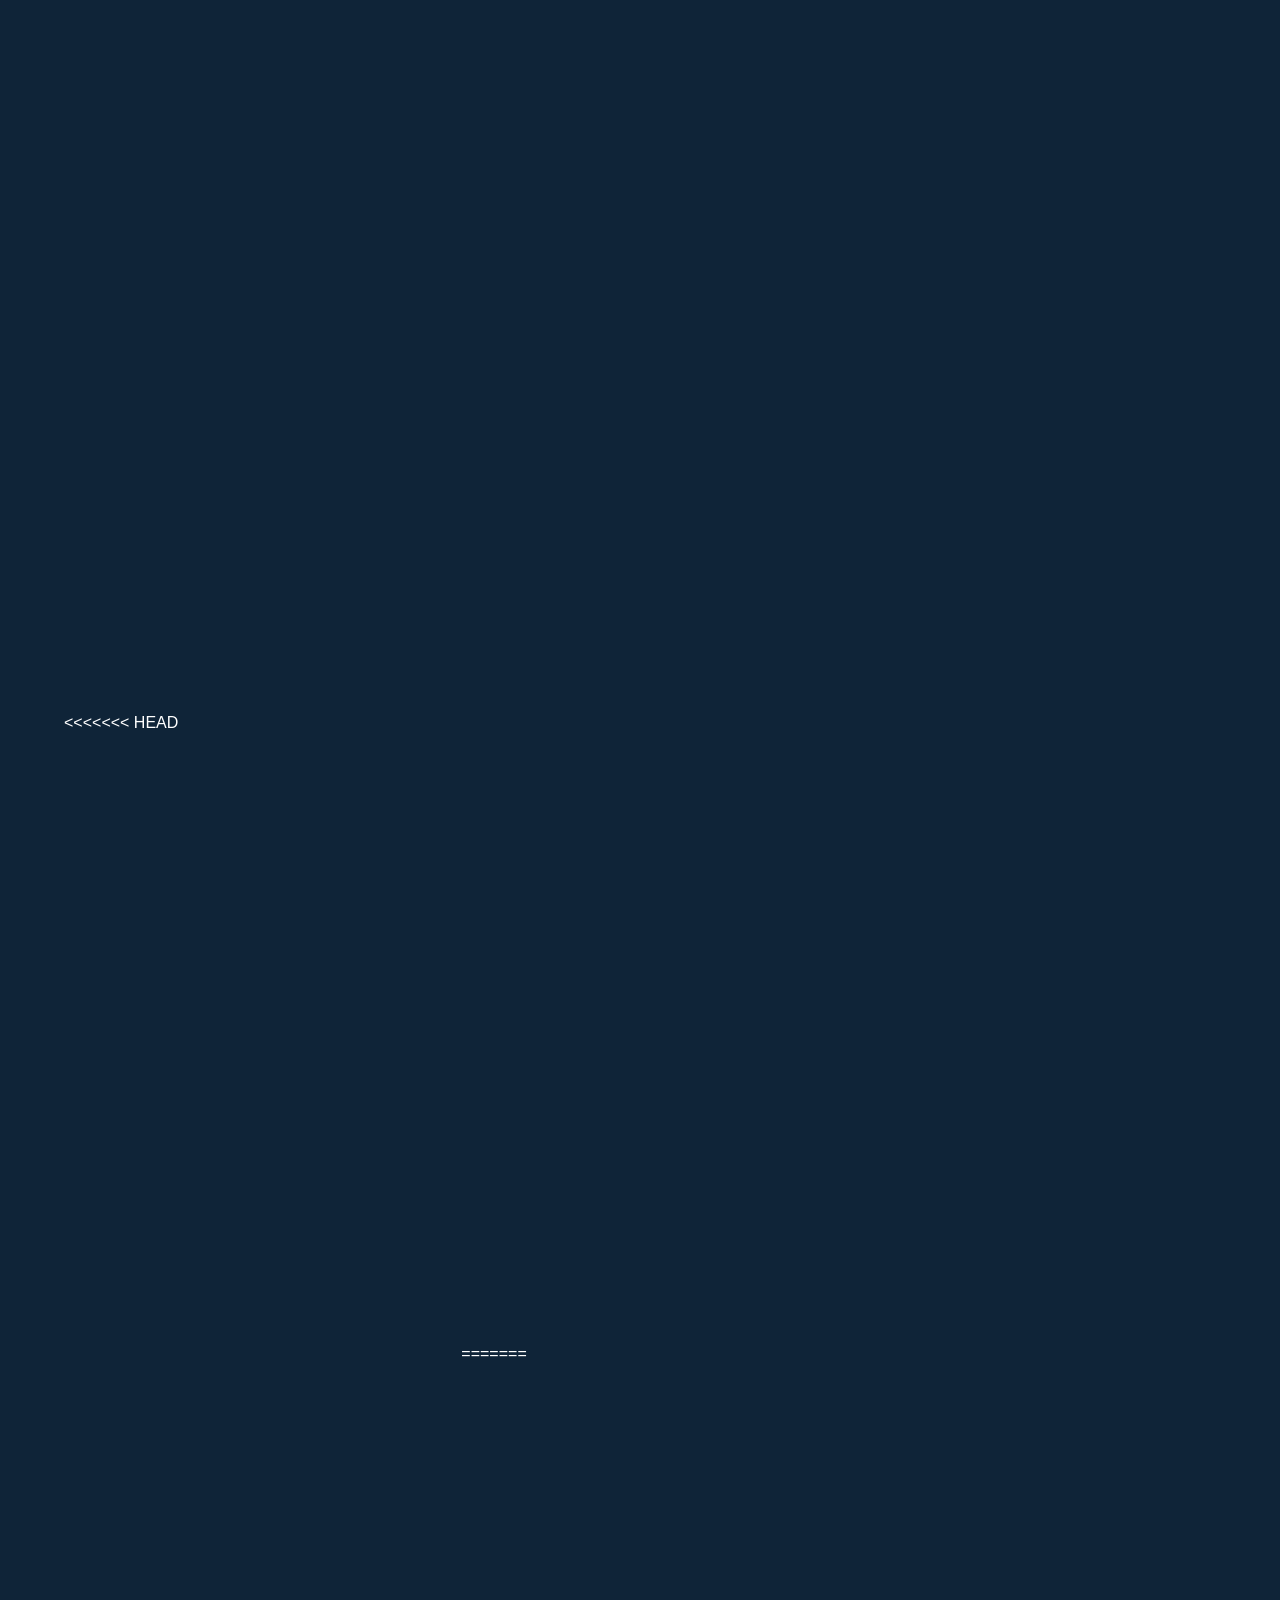
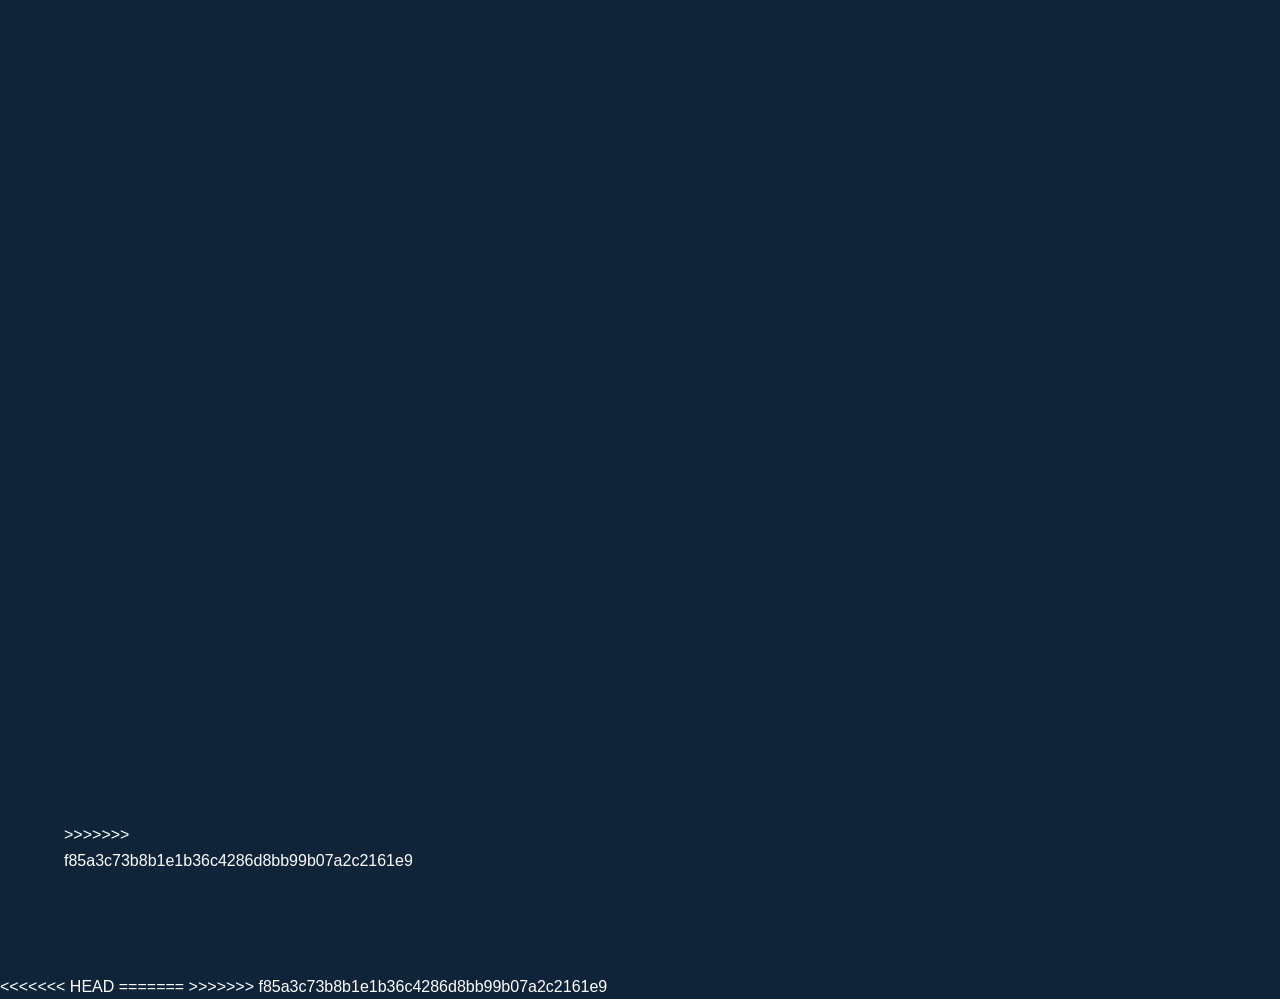
<file: rooms.html>
<!DOCTYPE html>
<html lang="es">
<head>
  <meta charset="UTF-8">
  <meta name="viewport" content="width=device-width, initial-scale=1.0">
  <title>Habitaciones — GOLDEN WAVES</title>
  <link href="https://fonts.googleapis.com/css2?family=Cormorant+Garamond:ital,wght@0,300;0,400;0,600;1,400&family=Jost:wght@300;400;500&display=swap" rel="stylesheet">
  <link rel="stylesheet" href="css/styles.css">
</head>
<body>

<section class="rooms-section">
  <div class="container">
    <header class="rooms-header reveal">
<<<<<<< HEAD
      <span class="eyebrow">Luxury Experience</span>
      <h2 class="rooms-title">GOLDEN <em>WAVES</em></h2>
      <p class="header-desc">Sumérjase en un refugio donde la sofisticación se encuentra con el horizonte. Cada estancia ha sido diseñada para ofrecer una armonía perfecta entre el confort moderno y la serenidad natural.</p>
=======
      <span class="eyebrow">The Gold Standard</span>
      <h2 class="rooms-title">GOLDEN <em>WAVES</em></h2>
      <p class="header-desc">Espacios curados donde la sofisticación se encuentra con el confort absoluto.</p>
>>>>>>> f85a3c73b8b1e1b36c4286d8bb99b07a2c2161e9
      <div class="header-line"></div>
    </header>

    <div class="rooms-grid">
<<<<<<< HEAD
      <article class="room-card reveal" data-room="0">
        <div class="card-img-container">
          <div class="room-img" style="background-image: url('assets/img/Suit_manglarymar.png');"></div>
          <span class="card-label">La Joya del Hotel</span>
        </div>
        <div class="card-info">
          <h3 class="card-name">Suite Vista al Mar y Manglar</h3>
          <p class="card-excerpt">Una experiencia inmersiva donde el verde del manglar se funde con el azul profundo del Caribe.</p>
          <div class="card-price">Desde <strong>$2.100</strong> / noche</div>
          <div class="card-icons"><span>🛏️</span> <span>📶</span> <span>🛎️</span> <span>🌿</span></div>
        </div>
      </article>

      <article class="room-card reveal" data-room="1">
        <div class="card-img-container">
          <div class="room-img" style="background-image: url('assets/img/Suit_mar.png');"></div>
          <span class="card-label">Favorita</span>
        </div>
        <div class="card-info">
          <h3 class="card-name">Suite con Vista al Mar</h3>
          <p class="card-excerpt">Disfrute de amaneceres inolvidables y la brisa marina desde su terraza privada de diseño.</p>
          <div class="card-price">Desde <strong>$1.750</strong> / noche</div>
          <div class="card-icons"><span>🛏️</span> <span>📶</span> <span>🌊</span></div>
        </div>
      </article>

      <article class="room-card reveal" data-room="2">
        <div class="card-img-container">
          <div class="room-img" style="background-image: url('assets/img/Suit_normal.png');"></div>
          <span class="card-label">Esencial</span>
        </div>
        <div class="card-info">
          <h3 class="card-name">Suite Básica</h3>
          <p class="card-excerpt">Elegancia minimalista con acabados premium para una estancia de descanso absoluto.</p>
          <div class="card-price">Desde <strong>$950</strong> / noche</div>
          <div class="card-icons"><span>🛏️</span> <span>📶</span> <span>☕</span></div>
        </div>
      </article>
=======
      <article class="room-card reveal" onclick="openDetails(0)">
        <div class="card-img-container">
          <div class="room-img" style="background-image: url('assets/img/Suit_manglarymar.png');"></div>
          <span class="card-label">Premium</span>
        </div>
        <div class="card-info">
          <h3 class="card-name">Suite Mar y Manglar</h3>
          <div class="card-price">Desde <strong>$2.100</strong></div>
        </div>
      </article>

      <article class="room-card reveal" onclick="openDetails(1)">
        <div class="card-img-container">
          <div class="room-img" style="background-image: url('assets/img/Suit_mar.png');"></div>
          <span class="card-label">Ocean View</span>
        </div>
        <div class="card-info">
          <h3 class="card-name">Suite Vista al Mar</h3>
          <div class="card-price">Desde <strong>$1.750</strong></div>
        </div>
      </article>

      <article class="room-card reveal" onclick="openDetails(2)">
        <div class="card-img-container">
          <div class="room-img" style="background-image: url('assets/img/Suit_normal.png');"></div>
          <span class="card-label">Essential</span>
        </div>
        <div class="card-info">
          <h3 class="card-name">Suite Básica</h3>
          <div class="card-price">Desde <strong>$950</strong></div>
        </div>
      </article>

      <a href="paquetes.html" class="room-card card-packages reveal">
        <div class="package-content">
          <span class="package-tag">Ofertas Especiales</span>
          <h3 class="package-title">Planes & Tours</h3>
          <span class="btn-package">Ver Paquetes →</span>
        </div>
      </a>
>>>>>>> f85a3c73b8b1e1b36c4286d8bb99b07a2c2161e9
    </div>
  </div>
</section>

<<<<<<< HEAD
=======
<div id="details-overlay" class="details-overlay">
    <div class="details-content">
        <button class="back-arrow" onclick="closeDetails()">
            <svg width="24" height="24" viewBox="0 0 24 24" fill="none" stroke="#cebb82" stroke-width="2" stroke-linecap="round" stroke-linejoin="round"><line x1="19" y1="12" x2="5" y2="12"></line><polyline points="12 19 5 12 12 5"></polyline></svg>
            <span>Volver</span>
        </button>
        <button class="close-details" onclick="closeDetails()">✕</button>
        <div class="details-grid">
            <div id="details-img" class="details-img-side"></div>
            <div class="details-text-side">
                <h2 id="details-title" class="details-h2"></h2>
                <p id="details-desc" class="details-p"></p>
                <div class="details-amenities">
                    <h4>Servicios & Comodidades</h4>
                    <ul id="details-list"></ul>
                </div>
                <div class="details-footer">
                    <span id="details-price" class="modal-price"></span>
                    <button class="btn-book">Reservar Ahora</button>
                </div>
            </div>
        </div>
    </div>
</div>

>>>>>>> f85a3c73b8b1e1b36c4286d8bb99b07a2c2161e9
<script src="js/mains.js"></script>
</body>
</html>
</file>
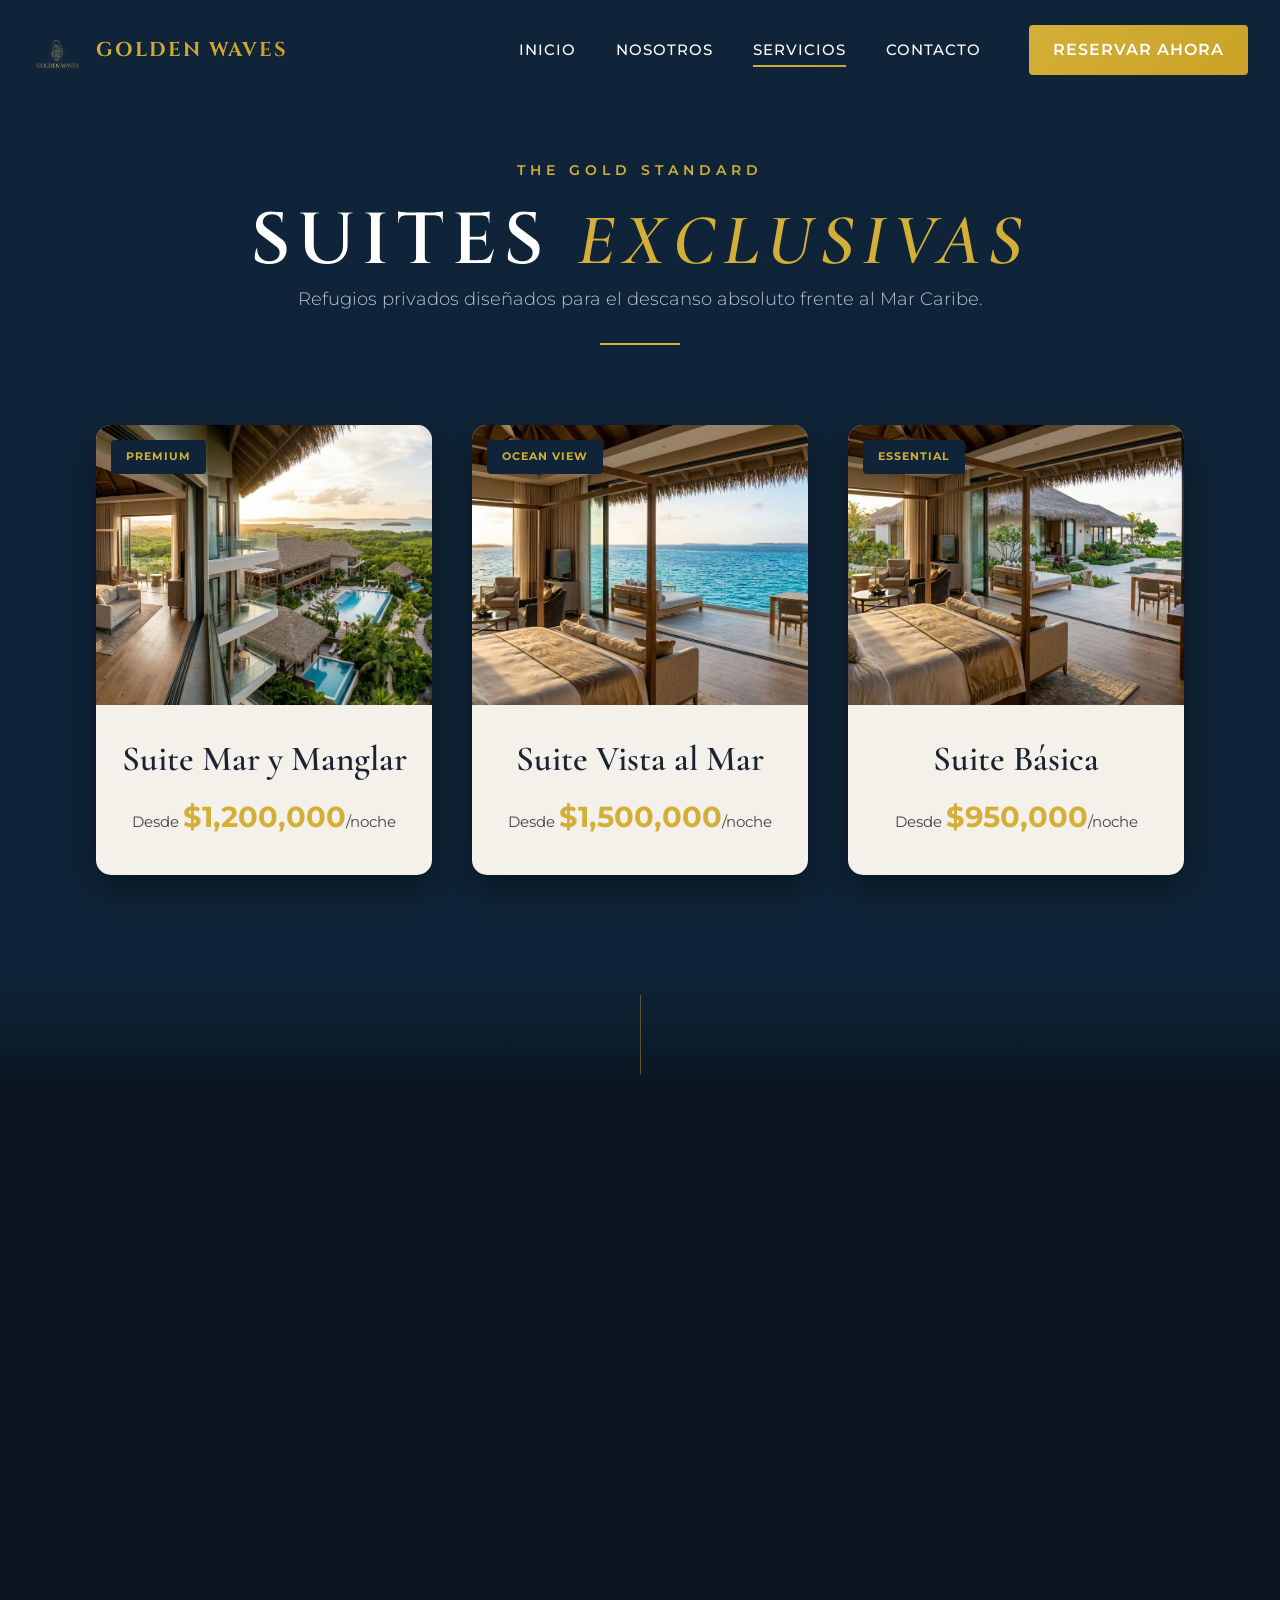
<file: services.html>
<!DOCTYPE html>
<html lang="es">
<head>
    <meta charset="UTF-8">
    <meta name="viewport" content="width=device-width, initial-scale=1.0">
    <title>Experiencias & Suites — GOLDEN WAVES</title>
    
    <link rel="preconnect" href="https://fonts.googleapis.com">
    <link rel="preconnect" href="https://fonts.gstatic.com" crossorigin>
    <link href="https://fonts.googleapis.com/css2?family=Cinzel:wght@400;500;600;700&family=Montserrat:wght@300;400;500;600;700&family=Cormorant+Garamond:ital,wght@0,300;0,400;0,600;1,400&family=Jost:wght@300;400;500&display=swap" rel="stylesheet">
    
    <link rel="stylesheet" href="https://cdnjs.cloudflare.com/ajax/libs/font-awesome/6.4.0/css/all.min.css">
    
    <link rel="stylesheet" href="css/main.css">
    <link rel="stylesheet" href="css/styles.css">
    
    <style>
        /* Ajuste para el divisor creativo entre secciones */
        .section-divider {
            height: 120px;
            background: linear-gradient(to bottom, var(--deep-blue), #0a1520);
            display: flex;
            align-items: center;
            justify-content: center;
            position: relative;
        }
        .section-divider::after {
            content: "";
            width: 1px;
            height: 80px;
            background: var(--gold-bright);
            opacity: 0.4;
        }
        .bg-darker { background-color: #0a1520; }
    </style>
</head>
<body>

    <nav class="navbar" id="navbar">
        <div class="nav-container">
            <a href="index.html" class="nav-logo">
                <div class="logo-mini">
                    <img src="assets/img/Logosinfondo.png" alt="Golden Waves Logo" class="logo-mini-img">
                </div>
                <span class="logo-text-nav">GOLDEN WAVES</span>
            </a>
            
            <div class="nav-menu" id="nav-menu">
                <ul class="nav-list">
                    <li class="nav-item"><a href="index.html" class="nav-link">Inicio</a></li>
                    <li class="nav-item"><a href="about.html" class="nav-link">Nosotros</a></li>
                    <li class="nav-item"><a href="services.html" class="nav-link active">Servicios</a></li>
                    <li class="nav-item"><a href="contact.html" class="nav-link">Contacto</a></li>
                </ul>
                <a href="reservar.html" class="btn-reserve">Reservar Ahora</a>
            </div>
            
            <div class="nav-toggle" id="nav-toggle">
                <span></span><span></span><span></span>
            </div>
        </div>
    </nav>

    <section class="rooms-section">
        <div class="container">
            <header class="rooms-header reveal">
                <span class="eyebrow">The Gold Standard</span>
                <h2 class="rooms-title">SUITES <em>EXCLUSIVAS</em></h2>
                <p class="header-desc">Refugios privados diseñados para el descanso absoluto frente al Mar Caribe.</p>
                <div class="header-line"></div>
            </header>

            <div class="rooms-grid">
                <article class="room-card reveal" onclick="openDetails(0)">
                    <div class="card-img-container">
                        <div class="room-img" style="background-image: url('assets/img/Suit_manglarymar.png');"></div>
                        <span class="card-label">Premium</span>
                    </div>
                    <div class="card-info">
                        <h3 class="card-name">Suite Mar y Manglar</h3>
                        <div class="card-price">Desde <strong>$1,200,000</strong><span>/noche</span></div>
                    </div>
                </article>

                <article class="room-card reveal" onclick="openDetails(1)">
                    <div class="card-img-container">
                        <div class="room-img" style="background-image: url('assets/img/Suit_mar.png');"></div>
                        <span class="card-label">Ocean View</span>
                    </div>
                    <div class="card-info">
                        <h3 class="card-name">Suite Vista al Mar</h3>
                        <div class="card-price">Desde <strong>$1,500,000</strong><span>/noche</span></div>
                    </div>
                </article>

                <article class="room-card reveal" onclick="openDetails(2)">
                    <div class="card-img-container">
                        <div class="room-img" style="background-image: url('assets/img/Suit_normal.png');"></div>
                        <span class="card-label">Essential</span>
                    </div>
                    <div class="card-info">
                        <h3 class="card-name">Suite Básica</h3>
                        <div class="card-price">Desde <strong>$950,000</strong><span>/noche</span></div>
                    </div>
                </article>
            </div>
        </div>
    </section>

    <div class="section-divider"></div>

    <section class="rooms-section bg-darker" style="padding-top: 50px;">
        <div class="container">
            <header class="rooms-header reveal">
                <span class="eyebrow">Curated Experiences</span>
                <h2 class="rooms-title">PLANES & <em>TOURS</em></h2>
                <p class="header-desc">Aventuras y momentos diseñados para elevar su estancia a otro nivel.</p>
                <div class="header-line"></div>
            </header>

            <div class="rooms-grid">
                <article class="room-card reveal" onclick="window.location.href='reservar.html'">
                    <div class="card-img-container">
                        <div class="room-img" style="background-image: url('assets/img/Salon_eventos.png');"></div>
                        <span class="card-label">Corporativo</span>
                    </div>
                    <div class="card-info">
                        <h3 class="card-name">Centro de Eventos</h3>
                        <p style="font-size: 0.9rem; margin-bottom: 15px; opacity: 0.8;">Bodas y corporativos con catering y decoración de lujo.</p>
                        <div class="card-price">Desde <strong>$15,000,000</strong></div>
                    </div>
                </article>

                <article class="room-card reveal" onclick="window.location.href='reservar.html'">
                    <div class="card-img-container">
                        <div class="room-img" style="background-image: url('assets/img/Salon_Cocina.png');"></div>
                        <span class="card-label">Gourmet</span>
                    </div>
                    <div class="card-info">
                        <h3 class="card-name">Experiencia Gastronómica</h3>
                        <p style="font-size: 0.9rem; margin-bottom: 15px; opacity: 0.8;">Chef en vivo, maridaje exclusivo y pesca recreativa.</p>
                        <div class="card-price">Desde <strong>$200,000</strong></div>
                    </div>
                </article>

                <article class="room-card reveal" onclick="window.location.href='reservar.html'">
                    <div class="card-img-container">
                        <div class="room-img" style="background-image: url('assets/img/Golden_pool.png');"></div>
                        <span class="card-label">Day Pass</span>
                    </div>
                    <div class="card-info">
                        <h3 class="card-name">Golden Pool</h3>
                        <p style="font-size: 0.9rem; margin-bottom: 15px; opacity: 0.8;">Acceso total a piscinas infinity y playa privada.</p>
                        <div class="card-price">Desde <strong>$300,000</strong></div>
                    </div>
                </article>

                <a href="index.html" class="room-card card-packages reveal">
                    <div class="package-content">
                        <span class="package-tag">Explorar más</span>
                        <h3 class="package-title">Inicio</h3>
                        <span class="btn-package">Volver atrás →</span>
                    </div>
                </a>
            </div>
        </div>
    </section>

    <div id="details-overlay" class="details-overlay">
        <div class="details-content">
            <button class="back-arrow" onclick="closeDetails()">
                <svg width="24" height="24" viewBox="0 0 24 24" fill="none" stroke="#cebb82" stroke-width="2" stroke-linecap="round" stroke-linejoin="round"><line x1="19" y1="12" x2="5" y2="12"></line><polyline points="12 19 5 12 12 5"></polyline></svg>
                <span>Volver</span>
            </button>
            <button class="close-details" onclick="closeDetails()">✕</button>
            <div class="details-grid">
                <div id="details-img" class="details-img-side"></div>
                <div class="details-text-side">
                    <h2 id="details-title" class="details-h2"></h2>
                    <p id="details-desc" class="details-p"></p>
                    <div class="details-amenities">
                        <h4>Servicios & Comodidades</h4>
                        <ul id="details-list"></ul>
                    </div>
                    <div class="details-footer">
                        <span id="details-price" class="modal-price"></span>
                        <a href="reservar.html" class="btn btn-primary" style="text-decoration: none; display: inline-block; text-align: center; background: var(--deep-blue); color: white; padding: 12px 25px; border-radius: 5px; font-weight: 600;">Reservar Ahora</a>
                    </div>
                </div>
            </div>
        </div>
    </div>

    <script src="js/main.js"></script>
    <script src="js/services.js"></script>
    <script>
        // Animaciones de scroll (Reveal)
        document.addEventListener('DOMContentLoaded', () => {
            const observer = new IntersectionObserver((entries) => {
                entries.forEach(entry => {
                    if (entry.isIntersecting) {
                        entry.target.classList.add('in-view');
                    }
                });
            }, { threshold: 0.1 });

            document.querySelectorAll('.reveal').forEach(el => observer.observe(el));
        });
    </script>
</body>
</html>
</file>
<file: css/main.css>
/* ========================================
   GOLDEN WAVES - MAIN CSS
   Estilos Globales & Variables
   ======================================== */

/* ========== VARIABLES CSS ========== */
:root {
    /* Paleta de Colores */
    --color-primary: #1a2332;        /* Azul marino oscuro */
    --color-secondary: #d4af37;      /* Dorado */
    --color-accent: #c9a227;         /* Dorado oscuro */
    --color-light: #f5f0e8;          /* Beige claro */
    --color-white: #ffffff;
    --color-dark: #0a0f1a;
    --color-gray: #6b7280;
    --color-gray-light: #e5e7eb;
    
    /* Gradientes */
    --gradient-gold: linear-gradient(135deg, #d4af37 0%, #c9a227 100%);
    --gradient-dark: linear-gradient(135deg, #1a2332 0%, #0a0f1a 100%);
    --gradient-overlay: linear-gradient(180deg, rgba(26, 35, 50, 0.8) 0%, rgba(10, 15, 26, 0.9) 100%);
    
    /* Tipografía */
    --font-primary: 'Montserrat', sans-serif;
    --font-heading: 'Cinzel', serif;
    
    /* Tamaños de Fuente */
    --fs-h1: clamp(2.5rem, 5vw, 4.5rem);
    --fs-h2: clamp(2rem, 4vw, 3.5rem);
    --fs-h3: clamp(1.5rem, 3vw, 2.5rem);
    --fs-h4: clamp(1.25rem, 2vw, 1.75rem);
    --fs-body: 1rem;
    --fs-small: 0.875rem;
    
    /* Espaciado */
    --spacing-xs: 0.5rem;
    --spacing-sm: 1rem;
    --spacing-md: 2rem;
    --spacing-lg: 4rem;
    --spacing-xl: 6rem;
    
    /* Transiciones */
    --transition-fast: 0.2s ease;
    --transition-base: 0.3s ease;
    --transition-slow: 0.5s ease;
    
    /* Sombras */
    --shadow-sm: 0 2px 4px rgba(0, 0, 0, 0.1);
    --shadow-md: 0 4px 12px rgba(0, 0, 0, 0.15);
    --shadow-lg: 0 10px 30px rgba(0, 0, 0, 0.2);
    --shadow-xl: 0 20px 60px rgba(0, 0, 0, 0.3);
    
    /* Border Radius */
    --radius-sm: 4px;
    --radius-md: 8px;
    --radius-lg: 16px;
    --radius-xl: 24px;
    
    /* Z-index */
    --z-fixed: 100;
    --z-modal: 1000;
    --z-tooltip: 10;
}

/* ========== RESET & BASE ========== */
* {
    margin: 0;
    padding: 0;
    box-sizing: border-box;
}

html {
    scroll-behavior: smooth;
    overflow-x: hidden;
}

body {
    font-family: var(--font-primary);
    font-size: var(--fs-body);
    color: var(--color-primary);
    background-color: var(--color-white);
    line-height: 1.6;
    overflow-x: hidden;
}

/* ========== TYPOGRAPHY ========== */
h1, h2, h3, h4, h5, h6 {
    font-family: var(--font-heading);
    font-weight: 600;
    line-height: 1.2;
    color: var(--color-primary);
}

h1 {
    font-size: var(--fs-h1);
}

h2 {
    font-size: var(--fs-h2);
}

h3 {
    font-size: var(--fs-h3);
}

h4 {
    font-size: var(--fs-h4);
}

p {
    margin-bottom: 1rem;
    color: var(--color-gray);
}

a {
    text-decoration: none;
    color: inherit;
    transition: var(--transition-base);
}

img {
    max-width: 100%;
    height: auto;
    display: block;
}

ul {
    list-style: none;
}

/* ========== BUTTONS ========== */
.btn {
    display: inline-block;
    padding: 1rem 2.5rem;
    font-family: var(--font-primary);
    font-size: 1rem;
    font-weight: 600;
    text-align: center;
    text-transform: uppercase;
    letter-spacing: 1px;
    border: 2px solid transparent;
    border-radius: var(--radius-sm);
    cursor: pointer;
    transition: all var(--transition-base);
    position: relative;
    overflow: hidden;
    z-index: 1;
}

.btn::before {
    content: '';
    position: absolute;
    top: 0;
    left: -100%;
    width: 100%;
    height: 100%;
    background: var(--gradient-gold);
    transition: left var(--transition-slow);
    z-index: -1;
}

.btn:hover::before {
    left: 0;
}

.btn-primary {
    background: var(--gradient-gold);
    color: var(--color-white);
    border-color: var(--color-secondary);
}

.btn-primary:hover {
    transform: translateY(-2px);
    box-shadow: var(--shadow-lg);
}

.btn-secondary {
    background: transparent;
    color: var(--color-white);
    border-color: var(--color-white);
}

.btn-secondary::before {
    background: var(--color-white);
}

.btn-secondary:hover {
    color: var(--color-primary);
}

.btn-outline {
    background: transparent;
    color: var(--color-primary);
    border-color: var(--color-secondary);
}

.btn-outline:hover {
    background: var(--gradient-gold);
    color: var(--color-white);
    transform: translateY(-2px);
}

/* ========== CONTAINERS ========== */
.container {
    max-width: 1200px;
    margin: 0 auto;
    padding: 0 var(--spacing-md);
}

.container-full {
    max-width: 1400px;
    margin: 0 auto;
    padding: 0 var(--spacing-md);
}

/* ========== SECTIONS ========== */
.section {
    padding: var(--spacing-xl) 0;
}

.section-dark {
    background: var(--gradient-dark);
    color: var(--color-white);
}

.section-dark h2,
.section-dark h3,
.section-dark h4 {
    color: var(--color-white);
}

.section-dark p {
    color: var(--color-light);
}

/* Section Headers */
.section-header {
    text-align: center;
    margin-bottom: var(--spacing-lg);
}

.section-subtitle {
    display: inline-block;
    font-size: var(--fs-small);
    font-weight: 600;
    text-transform: uppercase;
    letter-spacing: 2px;
    color: var(--color-secondary);
    margin-bottom: var(--spacing-sm);
    position: relative;
}

.section-subtitle::after {
    content: '';
    display: block;
    width: 60px;
    height: 2px;
    background: var(--gradient-gold);
    margin: 0.5rem auto 0;
}

.section-title {
    margin-bottom: var(--spacing-sm);
}

.section-description {
    max-width: 700px;
    margin: 0 auto;
    font-size: 1.125rem;
    color: var(--color-gray);
}

/* ========== NAVIGATION ========== */
.navbar {
    position: fixed;
    top: 0;
    left: 0;
    width: 100%;
    padding: 1.5rem 0;
    background: transparent;
    z-index: var(--z-fixed);
    transition: all var(--transition-base);
}

.navbar.scrolled {
    background: rgba(26, 35, 50, 0.95);
    backdrop-filter: blur(10px);
    padding: 1rem 0;
    box-shadow: var(--shadow-md);
}

.nav-container {
    max-width: 1400px;
    margin: 0 auto;
    padding: 0 var(--spacing-md);
    display: flex;
    justify-content: space-between;
    align-items: center;
}

.nav-logo {
    display: flex;
    align-items: center;
    gap: 0.75rem;
    font-family: var(--font-heading);
    font-size: 1.25rem;
    font-weight: 700;
    color: var(--color-white);
    letter-spacing: 2px;
}

.logo-mini {
    width: 52px;
    height: 52px;
}

.logo-mini svg {
    width: 100%;
    height: 100%;
}

.logo-text-nav {
    background: var(--gradient-gold);
    -webkit-background-clip: text;
    -webkit-text-fill-color: transparent;
    background-clip: text;
}

.nav-menu {
    display: flex;
    align-items: center;
    gap: 3rem;
}

.nav-list {
    display: flex;
    gap: 2.5rem;
    align-items: center;
}

.nav-link {
    font-size: 0.95rem;
    font-weight: 500;
    text-transform: uppercase;
    letter-spacing: 1px;
    color: var(--color-white);
    position: relative;
    padding: 0.5rem 0;
}

.nav-link::after {
    content: '';
    position: absolute;
    bottom: 0;
    left: 0;
    width: 0;
    height: 2px;
    background: var(--gradient-gold);
    transition: width var(--transition-base);
}

.nav-link:hover::after,
.nav-link.active::after {
    width: 100%;
}

.btn-reserve {
    padding: 0.75rem 1.5rem;
    background: var(--gradient-gold);
    color: var(--color-white);
    border-radius: var(--radius-sm);
    font-weight: 600;
    text-transform: uppercase;
    letter-spacing: 1px;
    transition: all var(--transition-base);
}

.btn-reserve:hover {
    transform: translateY(-2px);
    box-shadow: var(--shadow-md);
}

/* Mobile Menu Toggle */
.nav-toggle {
    display: none;
    flex-direction: column;
    gap: 5px;
    cursor: pointer;
    z-index: 101;
}

.nav-toggle span {
    width: 25px;
    height: 3px;
    background: var(--color-white);
    border-radius: 2px;
    transition: all var(--transition-base);
}

.nav-toggle.active span:nth-child(1) {
    transform: rotate(45deg) translate(7px, 7px);
}

.nav-toggle.active span:nth-child(2) {
    opacity: 0;
}

.nav-toggle.active span:nth-child(3) {
    transform: rotate(-45deg) translate(7px, -7px);
}

/* ========== RESPONSIVE ========== */
@media screen and (max-width: 968px) {
    .nav-menu {
        position: fixed;
        top: 0;
        right: -100%;
        width: 80%;
        max-width: 400px;
        height: 100vh;
        background: var(--gradient-dark);
        flex-direction: column;
        justify-content: center;
        gap: 2rem;
        padding: 2rem;
        box-shadow: var(--shadow-xl);
        transition: right var(--transition-slow);
    }
    
    .nav-menu.active {
        right: 0;
    }
    
    .nav-list {
        flex-direction: column;
        gap: 1.5rem;
        text-align: center;
    }
    
    .nav-toggle {
        display: flex;
    }
    
    .btn-reserve {
        width: 100%;
        text-align: center;
    }
}

@media screen and (max-width: 768px) {
    :root {
        --spacing-xl: 4rem;
        --spacing-lg: 3rem;
    }
    
    .section {
        padding: var(--spacing-lg) 0;
    }
}

/* ========== ANIMATIONS ========== */
@keyframes fadeIn {
    from {
        opacity: 0;
    }
    to {
        opacity: 1;
    }
}

@keyframes fadeInUp {
    from {
        opacity: 0;
        transform: translateY(30px);
    }
    to {
        opacity: 1;
        transform: translateY(0);
    }
}

@keyframes fadeInDown {
    from {
        opacity: 0;
        transform: translateY(-30px);
    }
    to {
        opacity: 1;
        transform: translateY(0);
    }
}

@keyframes slideInLeft {
    from {
        opacity: 0;
        transform: translateX(-50px);
    }
    to {
        opacity: 1;
        transform: translateX(0);
    }
}

@keyframes slideInRight {
    from {
        opacity: 0;
        transform: translateX(50px);
    }
    to {
        opacity: 1;
        transform: translateX(0);
    }
}

@keyframes float {
    0%, 100% {
        transform: translateY(0px);
    }
    50% {
        transform: translateY(-20px);
    }
}

@keyframes pulse {
    0%, 100% {
        opacity: 1;
    }
    50% {
        opacity: 0.5;
    }
}

/* AOS Animation Classes */
[data-aos] {
    opacity: 0;
    transition: opacity 0.8s ease, transform 0.8s ease;
}

[data-aos].aos-animate {
    opacity: 1;
}

[data-aos="fade-up"] {
    transform: translateY(30px);
}

[data-aos="fade-up"].aos-animate {
    transform: translateY(0);
}

[data-aos="fade-down"] {
    transform: translateY(-30px);
}

[data-aos="fade-down"].aos-animate {
    transform: translateY(0);
}

[data-aos="fade-left"] {
    transform: translateX(30px);
}

[data-aos="fade-left"].aos-animate {
    transform: translateX(0);
}

[data-aos="fade-right"] {
    transform: translateX(-30px);
}

[data-aos="fade-right"].aos-animate {
    transform: translateX(0);
}

[data-aos="zoom-in"] {
    transform: scale(0.9);
}

[data-aos="zoom-in"].aos-animate {
    transform: scale(1);
}

/* ========== UTILITY CLASSES ========== */
.text-center {
    text-align: center;
}

.text-gold {
    color: var(--color-secondary);
}

.bg-dark {
    background: var(--gradient-dark);
}

.mt-1 { margin-top: var(--spacing-xs); }
.mt-2 { margin-top: var(--spacing-sm); }
.mt-3 { margin-top: var(--spacing-md); }
.mt-4 { margin-top: var(--spacing-lg); }

.mb-1 { margin-bottom: var(--spacing-xs); }
.mb-2 { margin-bottom: var(--spacing-sm); }
.mb-3 { margin-bottom: var(--spacing-md); }
.mb-4 { margin-bottom: var(--spacing-lg); }

.hidden {
    display: none;
}

.visible {
    display: block;
}

/* ========== SCROLLBAR ========== */
::-webkit-scrollbar {
    width: 10px;
    background-color: var(--color-primary);
}

::-webkit-scrollbar-thumb {
    background: var(--gradient-gold);
    border-radius: 10px;
}

::-webkit-scrollbar-thumb:hover {
    background: var(--color-accent);
}

/* ========== SCROLL TO TOP BUTTON ========== */
.scroll-top-btn {
    position: fixed;
    bottom: 2rem;
    right: 2rem;
    width: 50px;
    height: 50px;
    background: var(--gradient-gold);
    color: var(--color-white);
    border: none;
    border-radius: 50%;
    font-size: 1.25rem;
    cursor: pointer;
    box-shadow: var(--shadow-lg);
    opacity: 0;
    visibility: hidden;
    transform: translateY(20px);
    transition: all var(--transition-base);
    z-index: 99;
}

.scroll-top-btn.visible {
    opacity: 1;
    visibility: visible;
    transform: translateY(0);
}

.scroll-top-btn:hover {
    transform: translateY(-5px);
    box-shadow: var(--shadow-xl);
}

/* ========== VIDEO MODAL ========== */
.video-modal {
    position: fixed;
    top: 0;
    left: 0;
    width: 100%;
    height: 100%;
    z-index: var(--z-modal);
    animation: fadeIn 0.3s ease;
}

.video-modal-overlay {
    position: absolute;
    top: 0;
    left: 0;
    width: 100%;
    height: 100%;
    background: rgba(10, 15, 26, 0.95);
    backdrop-filter: blur(10px);
}

.video-modal-content {
    position: absolute;
    top: 50%;
    left: 50%;
    transform: translate(-50%, -50%);
    width: 90%;
    max-width: 1000px;
    background: var(--color-primary);
    border-radius: var(--radius-lg);
    padding: 2rem;
    box-shadow: var(--shadow-xl);
    animation: slideInUp 0.5s ease;
}

@keyframes slideInUp {
    from {
        transform: translate(-50%, 100%);
        opacity: 0;
    }
    to {
        transform: translate(-50%, -50%);
        opacity: 1;
    }
}

.video-modal-close {
    position: absolute;
    top: -15px;
    right: -15px;
    width: 40px;
    height: 40px;
    background: var(--gradient-gold);
    color: var(--color-white);
    border: none;
    border-radius: 50%;
    font-size: 1.5rem;
    cursor: pointer;
    transition: all var(--transition-base);
    box-shadow: var(--shadow-md);
}

.video-modal-close:hover {
    transform: rotate(90deg);
    background: var(--color-accent);
}

.video-modal-content video {
    width: 100%;
    border-radius: var(--radius-md);
}

/* ========== CUSTOM CURSOR (OPCIONAL) ========== */
.custom-cursor,
.cursor-follower {
    position: fixed;
    pointer-events: none;
    z-index: 9999;
    border-radius: 50%;
    transition: transform 0.2s ease;
}

.custom-cursor {
    width: 10px;
    height: 10px;
    background: var(--color-secondary);
    transform: translate(-50%, -50%);
}

.cursor-follower {
    width: 40px;
    height: 40px;
    border: 2px solid var(--color-secondary);
    transform: translate(-50%, -50%);
    transition: transform 0.2s ease, width 0.3s ease, height 0.3s ease;
}

.custom-cursor.cursor-hover {
    transform: translate(-50%, -50%) scale(1.5);
}

.cursor-follower.cursor-hover {
    width: 60px;
    height: 60px;
}

/* ========== PNG LOGO IMAGES ========== */
.footer-logo-img {
    width: 52px;
    height: 52px;
    object-fit: contain;
    filter: drop-shadow(0 0 4px rgba(212, 175, 55, 0.25));
}

.logo-mini-img {
    width: 100%;
    height: 100%;
    object-fit: contain;
    filter: drop-shadow(0 0 4px rgba(212, 175, 55, 0.3));
    transition: filter 0.3s ease;
}

.nav-logo:hover .logo-mini-img {
    filter: drop-shadow(0 0 10px rgba(212, 175, 55, 0.7));
}

/* ========== GLOBAL FOOTER ========== */
.footer {
    background: var(--gradient-dark);
    color: var(--color-light);
    padding: 4rem 0 2rem;
}

.footer-grid {
    display: grid;
    grid-template-columns: 2fr 1fr 1fr 1.5fr;
    gap: 3rem;
    margin-bottom: 3rem;
}

.footer-logo {
    display: flex;
    align-items: center;
    gap: 0.75rem;
    font-family: var(--font-heading);
    font-size: 1.5rem;
    font-weight: 700;
    margin-bottom: 1rem;
}

.footer-logo svg {
    width: 40px;
    height: 40px;
}

.footer-logo span {
    background: var(--gradient-gold);
    -webkit-background-clip: text;
    -webkit-text-fill-color: transparent;
    background-clip: text;
}

.footer-description {
    font-size: 0.95rem;
    margin-bottom: 1.5rem;
    color: var(--color-light);
}

.footer-social {
    display: flex;
    gap: 1rem;
}

.footer-social a {
    width: 40px;
    height: 40px;
    background: rgba(212, 175, 55, 0.1);
    border: 1px solid var(--color-secondary);
    border-radius: 50%;
    display: flex;
    align-items: center;
    justify-content: center;
    color: var(--color-secondary);
    transition: all var(--transition-base);
}

.footer-social a:hover {
    background: var(--gradient-gold);
    color: var(--color-white);
    transform: translateY(-3px);
}

.footer-col h4 {
    font-size: 1.125rem;
    color: var(--color-white);
    margin-bottom: 1.5rem;
}

.footer-links {
    display: flex;
    flex-direction: column;
    gap: 0.75rem;
}

.footer-links a {
    color: var(--color-light);
    transition: all var(--transition-base);
    padding-left: 0;
}

.footer-links a:hover {
    color: var(--color-secondary);
    padding-left: 0.5rem;
}

.footer-contact {
    display: flex;
    flex-direction: column;
    gap: 1rem;
}

.footer-contact li {
    display: flex;
    gap: 1rem;
    align-items: flex-start;
}

.footer-contact i {
    color: var(--color-secondary);
    margin-top: 0.25rem;
    flex-shrink: 0;
}

.footer-bottom {
    padding-top: 2rem;
    border-top: 1px solid rgba(212, 175, 55, 0.2);
    display: flex;
    justify-content: space-between;
    align-items: center;
    flex-wrap: wrap;
    gap: 1rem;
}

.footer-bottom p {
    color: var(--color-light);
    margin: 0;
}

.footer-legal {
    display: flex;
    gap: 2rem;
}

.footer-legal a {
    color: var(--color-light);
    transition: color var(--transition-base);
}

.footer-legal a:hover {
    color: var(--color-secondary);
}

@media screen and (max-width: 968px) {
    .footer-grid {
        grid-template-columns: repeat(2, 1fr);
    }
}

@media screen and (max-width: 768px) {
    .footer-grid {
        grid-template-columns: 1fr;
    }
    
    .footer-bottom {
        flex-direction: column;
        text-align: center;
    }
}
</file>
<file: css/about.css>
/* ========================================
   GOLDEN WAVES - ABOUT.CSS
   Estilos exclusivos de about.html
   ======================================== */

/* ========== HERO ABOUT ========== */
.about-hero {
    position: relative;
    height: 90vh;
    min-height: 600px;
    display: flex;
    align-items: center;
    justify-content: center;
    overflow: hidden;
}

.about-hero-bg {
    position: absolute;
    inset: 0;
    background: url('../assets/img/hotel principal.png') center/cover no-repeat;
    background-attachment: fixed;
    transform: scale(1.05);
    transition: transform 0.6s ease;
}

.about-hero-overlay {
    position: absolute;
    inset: 0;
    background: linear-gradient(
        160deg,
        rgba(10, 15, 26, 0.85) 0%,
        rgba(26, 35, 50, 0.7) 50%,
        rgba(10, 15, 26, 0.9) 100%
    );
}

.about-hero-content {
    position: relative;
    z-index: 2;
    text-align: center;
    color: var(--color-white);
    padding: 0 2rem;
    animation: fadeInUp 1.2s ease forwards;
}

.about-hero-eyebrow {
    display: inline-block;
    font-size: 0.85rem;
    font-weight: 600;
    text-transform: uppercase;
    letter-spacing: 5px;
    color: var(--color-secondary);
    margin-bottom: 1.5rem;
    position: relative;
}

.about-hero-eyebrow::after {
    content: '';
    display: block;
    width: 50px;
    height: 1px;
    background: var(--gradient-gold);
    margin: 0.75rem auto 0;
}

.about-hero-title {
    font-size: clamp(2.8rem, 6vw, 5.5rem);
    font-weight: 600;
    line-height: 1.1;
    margin-bottom: 1.5rem;
    color: var(--color-white);
}

.about-hero-title em {
    font-style: italic;
    background: var(--gradient-gold);
    -webkit-background-clip: text;
    -webkit-text-fill-color: transparent;
    background-clip: text;
}

.about-hero-sub {
    font-size: 1.2rem;
    color: var(--color-light);
    margin: 0;
    font-weight: 300;
    letter-spacing: 1px;
}

.about-hero-scroll {
    position: absolute;
    bottom: 2.5rem;
    left: 50%;
    transform: translateX(-50%);
    z-index: 2;
    display: flex;
    justify-content: center;
}

.scroll-line-about {
    width: 1px;
    height: 60px;
    background: linear-gradient(to bottom, var(--color-secondary), transparent);
    animation: scrollPulse 2s ease-in-out infinite;
}

@keyframes scrollPulse {
    0%, 100% { opacity: 0.3; transform: scaleY(1); }
    50% { opacity: 1; transform: scaleY(1.2); transform-origin: top; }
}

/* ========== STORY SECTION ========== */
.about-story-grid {
    display: grid;
    grid-template-columns: 1fr 1fr;
    gap: 5rem;
    align-items: center;
}

.story-text {
    padding-right: 2rem;
}

.story-text p {
    font-size: 1.05rem;
    line-height: 1.9;
    margin-bottom: 1.5rem;
}

.story-stats {
    display: flex;
    gap: 2.5rem;
    margin-top: 2.5rem;
    padding-top: 2.5rem;
    border-top: 1px solid rgba(212, 175, 55, 0.3);
}

.story-stat {
    display: flex;
    flex-direction: column;
    gap: 0.4rem;
}

.story-stat-num {
    font-family: var(--font-heading);
    font-size: 2.5rem;
    font-weight: 700;
    background: var(--gradient-gold);
    -webkit-background-clip: text;
    -webkit-text-fill-color: transparent;
    background-clip: text;
    line-height: 1;
}

.story-stat-label {
    font-size: 0.8rem;
    text-transform: uppercase;
    letter-spacing: 1px;
    color: var(--color-gray);
}

/* Images collage */
.story-images {
    position: relative;
    height: 560px;
}

.story-img-main {
    position: absolute;
    top: 0;
    left: 0;
    width: 85%;
    height: 80%;
    border-radius: var(--radius-lg);
    overflow: hidden;
    box-shadow: var(--shadow-xl);
}

.story-img-main img {
    width: 100%;
    height: 100%;
    object-fit: cover;
    transition: transform var(--transition-slow);
}

.story-img-main:hover img {
    transform: scale(1.05);
}

.story-img-float {
    position: absolute;
    bottom: 0;
    right: 0;
    width: 60%;
    height: 55%;
    border-radius: var(--radius-lg);
    overflow: hidden;
    box-shadow: var(--shadow-xl);
    border: 4px solid var(--color-white);
}

.story-img-float img {
    width: 100%;
    height: 100%;
    object-fit: cover;
    transition: transform var(--transition-slow);
}

.story-img-float:hover img {
    transform: scale(1.05);
}

.story-img-badge {
    position: absolute;
    top: 1rem;
    left: 1rem;
    background: var(--gradient-gold);
    color: var(--color-white);
    padding: 0.75rem 1rem;
    border-radius: var(--radius-md);
    display: flex;
    align-items: center;
    gap: 0.75rem;
    font-size: 0.8rem;
    font-weight: 600;
    line-height: 1.3;
    box-shadow: var(--shadow-md);
}

.story-img-badge i {
    font-size: 1.5rem;
}

/* ========== MVV (Misión Visión Valores) ========== */
.mvv-grid {
    display: grid;
    grid-template-columns: repeat(3, 1fr);
    gap: 2rem;
}

.mvv-card {
    padding: 3rem 2rem;
    border-radius: var(--radius-lg);
    background: rgba(255, 255, 255, 0.04);
    border: 1px solid rgba(212, 175, 55, 0.15);
    text-align: center;
    transition: all var(--transition-base);
}

.mvv-card:hover {
    background: rgba(255, 255, 255, 0.08);
    border-color: var(--color-secondary);
    transform: translateY(-8px);
}

.mvv-card-featured {
    background: rgba(212, 175, 55, 0.08);
    border-color: rgba(212, 175, 55, 0.4);
}

.mvv-icon {
    width: 72px;
    height: 72px;
    background: var(--gradient-gold);
    border-radius: 50%;
    display: flex;
    align-items: center;
    justify-content: center;
    font-size: 1.8rem;
    color: var(--color-white);
    margin: 0 auto 1.5rem;
}

.mvv-card h3 {
    font-size: 1.6rem;
    color: var(--color-white);
    margin-bottom: 1rem;
}

.mvv-card p {
    color: var(--color-light);
    line-height: 1.8;
    font-size: 0.95rem;
    margin: 0;
}

/* ========== LOCATION STORY ========== */
.location-story-grid {
    display: grid;
    grid-template-columns: 1fr 1fr;
    gap: 5rem;
    align-items: center;
}

.location-story-images {
    display: grid;
    grid-template-columns: 1fr 1fr;
    grid-template-rows: 1fr 1fr;
    gap: 1rem;
    height: 480px;
}

.location-story-images img:first-child {
    grid-row: span 2;
    width: 100%;
    height: 100%;
    object-fit: cover;
    border-radius: var(--radius-lg);
    box-shadow: var(--shadow-lg);
}

.location-story-images img:last-child {
    width: 100%;
    height: 100%;
    object-fit: cover;
    border-radius: var(--radius-lg);
    box-shadow: var(--shadow-lg);
    align-self: end;
}

.location-story-text p {
    font-size: 1.05rem;
    line-height: 1.9;
    margin-bottom: 1.5rem;
}

.location-perks {
    list-style: none;
    display: flex;
    flex-direction: column;
    gap: 0.9rem;
    margin-top: 1.5rem;
}

.location-perks li {
    display: flex;
    align-items: center;
    gap: 1rem;
    font-size: 0.95rem;
    color: var(--color-primary);
    font-weight: 500;
}

.location-perks i {
    width: 36px;
    height: 36px;
    background: var(--gradient-gold);
    border-radius: 50%;
    display: flex;
    align-items: center;
    justify-content: center;
    color: var(--color-white);
    font-size: 0.9rem;
    flex-shrink: 0;
}

/* ========== UNIQUE SECTION ========== */
.unique-grid {
    display: grid;
    grid-template-columns: repeat(auto-fit, minmax(260px, 1fr));
    gap: 2rem;
    margin-top: 1rem;
}

.unique-card {
    background: var(--color-white);
    border-radius: var(--radius-lg);
    overflow: hidden;
    box-shadow: var(--shadow-md);
    transition: all var(--transition-base);
    position: relative;
}

.unique-card:hover {
    transform: translateY(-10px);
    box-shadow: var(--shadow-xl);
}

.unique-number {
    position: absolute;
    top: 1rem;
    right: 1rem;
    font-family: var(--font-heading);
    font-size: 3rem;
    font-weight: 700;
    color: rgba(212, 175, 55, 0.15);
    line-height: 1;
    z-index: 2;
}

.unique-img {
    height: 220px;
    overflow: hidden;
}

.unique-img img {
    width: 100%;
    height: 100%;
    object-fit: cover;
    transition: transform var(--transition-slow);
    display: block;
}

.unique-card:hover .unique-img img {
    transform: scale(1.08);
}

.unique-card h3 {
    font-size: 1.2rem;
    color: var(--color-primary);
    padding: 1.25rem 1.5rem 0.5rem;
}

.unique-card p {
    font-size: 0.9rem;
    padding: 0 1.5rem 1.5rem;
    line-height: 1.7;
    margin: 0;
}

/* ========== CTA FINAL ========== */
.about-cta {
    padding: var(--spacing-xl) 0;
}

.about-cta-inner {
    text-align: center;
    max-width: 700px;
    margin: 0 auto;
    padding: 4rem 2rem;
}

.about-cta-inner h2 {
    font-size: clamp(2rem, 4vw, 3.5rem);
    color: var(--color-white);
    margin: 1rem 0;
}

.about-cta-inner p {
    color: var(--color-light);
    font-size: 1.1rem;
    margin-bottom: 2.5rem;
    line-height: 1.8;
}

.about-cta-btns {
    display: flex;
    gap: 1.5rem;
    justify-content: center;
    flex-wrap: wrap;
}

/* ========== RESPONSIVE ========== */
@media screen and (max-width: 968px) {
    .about-story-grid,
    .location-story-grid {
        grid-template-columns: 1fr;
        gap: 3rem;
    }

    .story-text { padding-right: 0; }

    .story-images {
        height: 420px;
    }

    .mvv-grid {
        grid-template-columns: 1fr;
    }

    .location-story-images {
        height: 360px;
    }
}

@media screen and (max-width: 768px) {
    .about-hero { height: 75vh; }

    .about-hero-title {
        font-size: 2.5rem;
    }

    .story-stats {
        flex-wrap: wrap;
        gap: 1.5rem;
    }

    .location-story-images {
        grid-template-columns: 1fr;
        height: auto;
    }

    .location-story-images img:first-child {
        grid-row: auto;
        height: 250px;
    }

    .location-story-images img:last-child {
        height: 180px;
    }
}
</file>
<file: css/contact.css>
/* ========================================
   GOLDEN WAVES - CONTACT.CSS
   Estilos exclusivos de contact.html
   ======================================== */

/* ========== HERO CONTACT ========== */
.contact-hero {
    position: relative;
    height: 60vh;
    min-height: 400px;
    display: flex;
    align-items: center;
    justify-content: center;
    overflow: hidden;
}

.contact-hero-bg {
    position: absolute;
    inset: 0;
    background: url('../assets/img/hotel principal.png') center/cover no-repeat;
    background-attachment: fixed;
    transform: scale(1.05);
    transition: transform 0.6s ease;
    filter: brightness(0.6);
}

.contact-hero-overlay {
    position: absolute;
    inset: 0;
    background: linear-gradient(
        160deg,
        rgba(10, 15, 26, 0.85) 0%,
        rgba(26, 35, 50, 0.7) 50%,
        rgba(10, 15, 26, 0.9) 100%
    );
}

.contact-hero-content {
    position: relative;
    z-index: 2;
    text-align: center;
    color: var(--color-white);
    padding: 0 2rem;
    animation: fadeInUp 1.2s ease forwards;
}

.contact-hero-title {
    font-size: clamp(2.8rem, 6vw, 4.5rem);
    font-weight: 600;
    line-height: 1.1;
    margin-bottom: 1rem;
    color: var(--color-white);
}

.contact-hero-title em {
    font-style: italic;
    background: var(--gradient-gold);
    -webkit-background-clip: text;
    -webkit-text-fill-color: transparent;
    background-clip: text;
}

/* ========== CONTACT SECTION ========== */
.contact-wrapper {
    padding: var(--spacing-xl) 0;
    background: var(--color-dark);
}

.contact-grid {
    display: grid;
    grid-template-columns: 1fr 1.2fr;
    gap: 4rem;
    align-items: flex-start;
}

.contact-info-card {
    background: rgba(255, 255, 255, 0.03);
    border: 1px solid rgba(212, 175, 55, 0.2);
    border-radius: var(--radius-lg);
    padding: 3rem;
    backdrop-filter: blur(10px);
}

.contact-title {
    font-family: var(--font-heading);
    font-size: 2.2rem;
    color: var(--color-white);
    margin-bottom: 2rem;
    font-weight: 400;
}

.contact-detail {
    display: flex;
    align-items: flex-start;
    gap: 1.5rem;
    margin-bottom: 2rem;
}

.contact-detail-icon {
    width: 50px;
    height: 50px;
    background: rgba(212, 175, 55, 0.1);
    color: var(--color-secondary);
    border-radius: 50%;
    display: flex;
    align-items: center;
    justify-content: center;
    font-size: 1.2rem;
    flex-shrink: 0;
    border: 1px solid rgba(212, 175, 55, 0.3);
}

.contact-detail-text h4 {
    color: var(--color-white);
    font-size: 1.1rem;
    margin-bottom: 0.5rem;
    font-weight: 500;
}

.contact-detail-text p {
    color: var(--color-light);
    font-size: 0.95rem;
    line-height: 1.6;
    margin: 0;
}

.contact-form-card {
    background: var(--color-white);
    border-radius: var(--radius-lg);
    padding: 3.5rem;
    box-shadow: var(--shadow-xl);
}

.contact-form-title {
    font-family: var(--font-heading);
    font-size: 2.2rem;
    color: var(--color-primary);
    margin-bottom: 1rem;
}

.contact-form-subtitle {
    color: var(--color-gray);
    margin-bottom: 2.5rem;
    font-size: 0.95rem;
}

.form-group {
    margin-bottom: 1.5rem;
}

.form-label {
    display: block;
    margin-bottom: 0.5rem;
    color: var(--color-primary);
    font-weight: 500;
    font-size: 0.9rem;
}

.form-control {
    width: 100%;
    padding: 1rem 1.2rem;
    border: 1px solid rgba(15, 36, 56, 0.2);
    border-radius: var(--radius-sm);
    background: #fdfcfb;
    font-family: var(--font-body);
    font-size: 1rem;
    color: var(--color-primary);
    transition: all 0.3s ease;
}

.form-control:focus {
    outline: none;
    border-color: var(--color-secondary);
    box-shadow: 0 0 0 3px rgba(212, 175, 55, 0.1);
    background: #fff;
}

textarea.form-control {
    min-height: 150px;
    resize: vertical;
}

.btn-submit {
    width: 100%;
    padding: 1.2rem;
    margin-top: 1rem;
    font-size: 1rem;
    display: flex;
    justify-content: center;
    align-items: center;
    gap: 0.5rem;
}

@media screen and (max-width: 968px) {
    .contact-grid {
        grid-template-columns: 1fr;
    }
    
    .contact-form-card {
        padding: 2.5rem;
    }
}
</file>
<file: css/styles.css>
/* ==========================================================================
   CSS UNIFICADO: SERVICES.HTML (ROOMS & PACKAGES)
   ========================================================================== */

:root {
    --deep-blue: #0F2438;   /* Azul oficial */
    --gold-bright: #d4af37; /* Dorado oficial (Navbar) */
    --nude-bg: #f4f1ea;     /* Fondo claro de tarjetas */
    --white: #FFFFFF;
    --text-light: #b8c5d6;  /* Texto sobre fondo oscuro */
    --text-dark: #1a1a1a;   /* Texto sobre fondo claro */
}

/* 1. Ajustes Globales */
* {
    box-sizing: border-box;
    margin: 0;
    padding: 0;
}

body {
    font-family: 'Montserrat', sans-serif;
    background-color: var(--deep-blue);
    color: var(--white);
    line-height: 1.6;
    padding-top: 100px; /* Evita que la navbar tape el contenido */
}

.container { 
    width: 90%; 
    max-width: 1200px; 
    margin: 0 auto; 
}

/* 2. Encabezado de la Sección */
.rooms-section { 
    padding: 60px 0 100px; 
}

.rooms-header { 
    text-align: center; 
    margin-bottom: 80px; 
}

.eyebrow { 
    font-size: 0.85rem; 
    text-transform: uppercase; 
    letter-spacing: 5px; 
    color: var(--gold-bright); 
    display: block; 
    margin-bottom: 15px;
    font-weight: 600;
}

.rooms-title { 
    font-family: 'Cinzel', serif; 
    font-size: clamp(2.5rem, 6vw, 4.5rem); 
    color: var(--white); 
    letter-spacing: 8px;
    margin: 0;
    line-height: 1.2;
}

.rooms-title em { 
    font-style: italic; 
    color: var(--gold-bright); 
    font-family: 'Cormorant Garamond', serif;
}

.header-line { 
    width: 80px; 
    height: 2px; 
    background: var(--gold-bright); 
    margin: 30px auto; 
}

.header-desc { 
    color: var(--text-light); 
    font-size: 1.1rem; 
    max-width: 700px; 
    margin: 0 auto; 
    font-weight: 300;
}

/* 3. Grid de Habitaciones */
.rooms-grid {
    display: grid;
    grid-template-columns: repeat(auto-fit, minmax(300px, 1fr));
    gap: 40px;
}

.room-card {
    background: var(--nude-bg);
    border-radius: 15px;
    overflow: hidden;
    text-decoration: none;
    transition: all 0.4s cubic-bezier(0.165, 0.84, 0.44, 1);
    box-shadow: 0 15px 35px rgba(0,0,0,0.4);
    display: flex;
    flex-direction: column;
}

.room-card:hover { 
    transform: translateY(-12px); 
    box-shadow: 0 25px 50px rgba(0,0,0,0.6);
}

.card-img-container { 
    height: 280px; 
    position: relative; 
    overflow: hidden;
}

.room-img { 
    width: 100%; 
    height: 100%; 
    background-size: cover; 
    background-position: center; 
    transition: transform 1.2s ease;
}

.room-card:hover .room-img {
    transform: scale(1.1);
}

.card-label { 
    position: absolute; 
    top: 15px; 
    left: 15px; 
    background: var(--deep-blue); 
    color: var(--gold-bright); 
    padding: 8px 15px; 
    font-size: 0.7rem; 
    font-weight: 700;
    text-transform: uppercase;
    letter-spacing: 1px;
    border-radius: 4px;
}

.card-info { 
    padding: 35px 25px; 
    text-align: center; 
    color: var(--deep-blue); 
    flex-grow: 1;
}

.card-name { 
    font-family: 'Cormorant Garamond', serif; 
    font-size: 2.2rem; 
    margin-bottom: 15px;
    line-height: 1.1;
}

.card-price {
    font-size: 0.95rem;
    color: #444;
}

.card-price strong { 
    color: var(--gold-bright); 
    font-size: 1.8rem; 
    font-family: 'Montserrat', sans-serif;
}

/* 4. Tarjeta Especial de Paquetes */
.card-packages { 
    background: linear-gradient(135deg, var(--gold-bright) 0%, #b39b5d 100%); 
    color: var(--deep-blue) !important;
    justify-content: center;
    align-items: center;
    border: none;
}

.package-content {
    padding: 50px 30px;
    text-align: center;
}

.package-tag {
    font-size: 0.8rem;
    text-transform: uppercase;
    letter-spacing: 3px;
    font-weight: 700;
}

.package-title { 
    font-family: 'Cinzel', serif; 
    font-size: 2.5rem; 
    margin: 20px 0; 
    line-height: 1.1;
}

.btn-package { 
    display: inline-block;
    border: 2px solid var(--deep-blue);
    padding: 12px 25px;
    font-weight: 700;
    text-transform: uppercase;
    font-size: 0.85rem;
    margin-top: 10px;
}

/* 5. Modal de Detalles (Overlay) */
.details-overlay {
    position: fixed;
    inset: 0;
    background: rgba(10, 15, 26, 0.98);
    backdrop-filter: blur(10px);
    display: none;
    z-index: 10000;
    align-items: center;
    justify-content: center;
    padding: 20px;
}

.details-overlay.active { display: flex; }

.details-content {
    background: var(--nude-bg);
    width: 100%;
    max-width: 1050px;
    border-radius: 20px;
    overflow: hidden;
    position: relative;
    color: var(--deep-blue);
    box-shadow: 0 40px 100px rgba(0,0,0,0.8);
}

.details-grid { display: grid; grid-template-columns: 1.2fr 1fr; }

.details-img-side { 
    height: 600px; 
    background-size: cover; 
    background-position: center; 
}

.details-text-side { 
    padding: 60px; 
    display: flex;
    flex-direction: column;
    justify-content: center;
}

.details-h2 { 
    font-family: 'Cinzel', serif; 
    font-size: 2.8rem; 
    margin-bottom: 20px;
    line-height: 1.1;
}

.details-amenities ul { 
    list-style: none; 
    display: grid; 
    grid-template-columns: 1fr 1fr; 
    gap: 12px;
    margin: 20px 0;
}

.details-amenities li { font-size: 0.9rem; }
.details-amenities li::before { content: "✦ "; color: var(--gold-bright); font-weight: bold; }

.details-footer { 
    margin-top: 30px; 
    padding-top: 25px; 
    border-top: 1px solid rgba(0,0,0,0.1);
    display: flex;
    justify-content: space-between;
    align-items: center;
}

.modal-price strong { font-size: 1.8rem; color: var(--gold-bright); }

.btn-book {
    background: var(--deep-blue);
    color: var(--white);
    border: none;
    padding: 15px 30px;
    border-radius: 5px;
    font-weight: 700;
    text-transform: uppercase;
    cursor: pointer;
    transition: 0.3s;
}

.btn-book:hover {
    background: var(--gold-bright);
    color: var(--deep-blue);
}

/* 6. Animaciones de entrada */
.reveal { 
    opacity: 0; 
    transform: translateY(30px); 
    transition: 1s cubic-bezier(0.215, 0.61, 0.355, 1); 
}

.reveal.in-view { 
    opacity: 1; 
    transform: translateY(0); 
}

/* 7. Responsivo */
@media (max-width: 992px) {
    .details-grid { grid-template-columns: 1fr; }
    .details-img-side { height: 250px; }
    .details-text-side { padding: 40px; }
}

@media (max-width: 600px) {
    .rooms-title { font-size: 2.8rem; }
    .details-footer { flex-direction: column; gap: 20px; }
}
</file>
